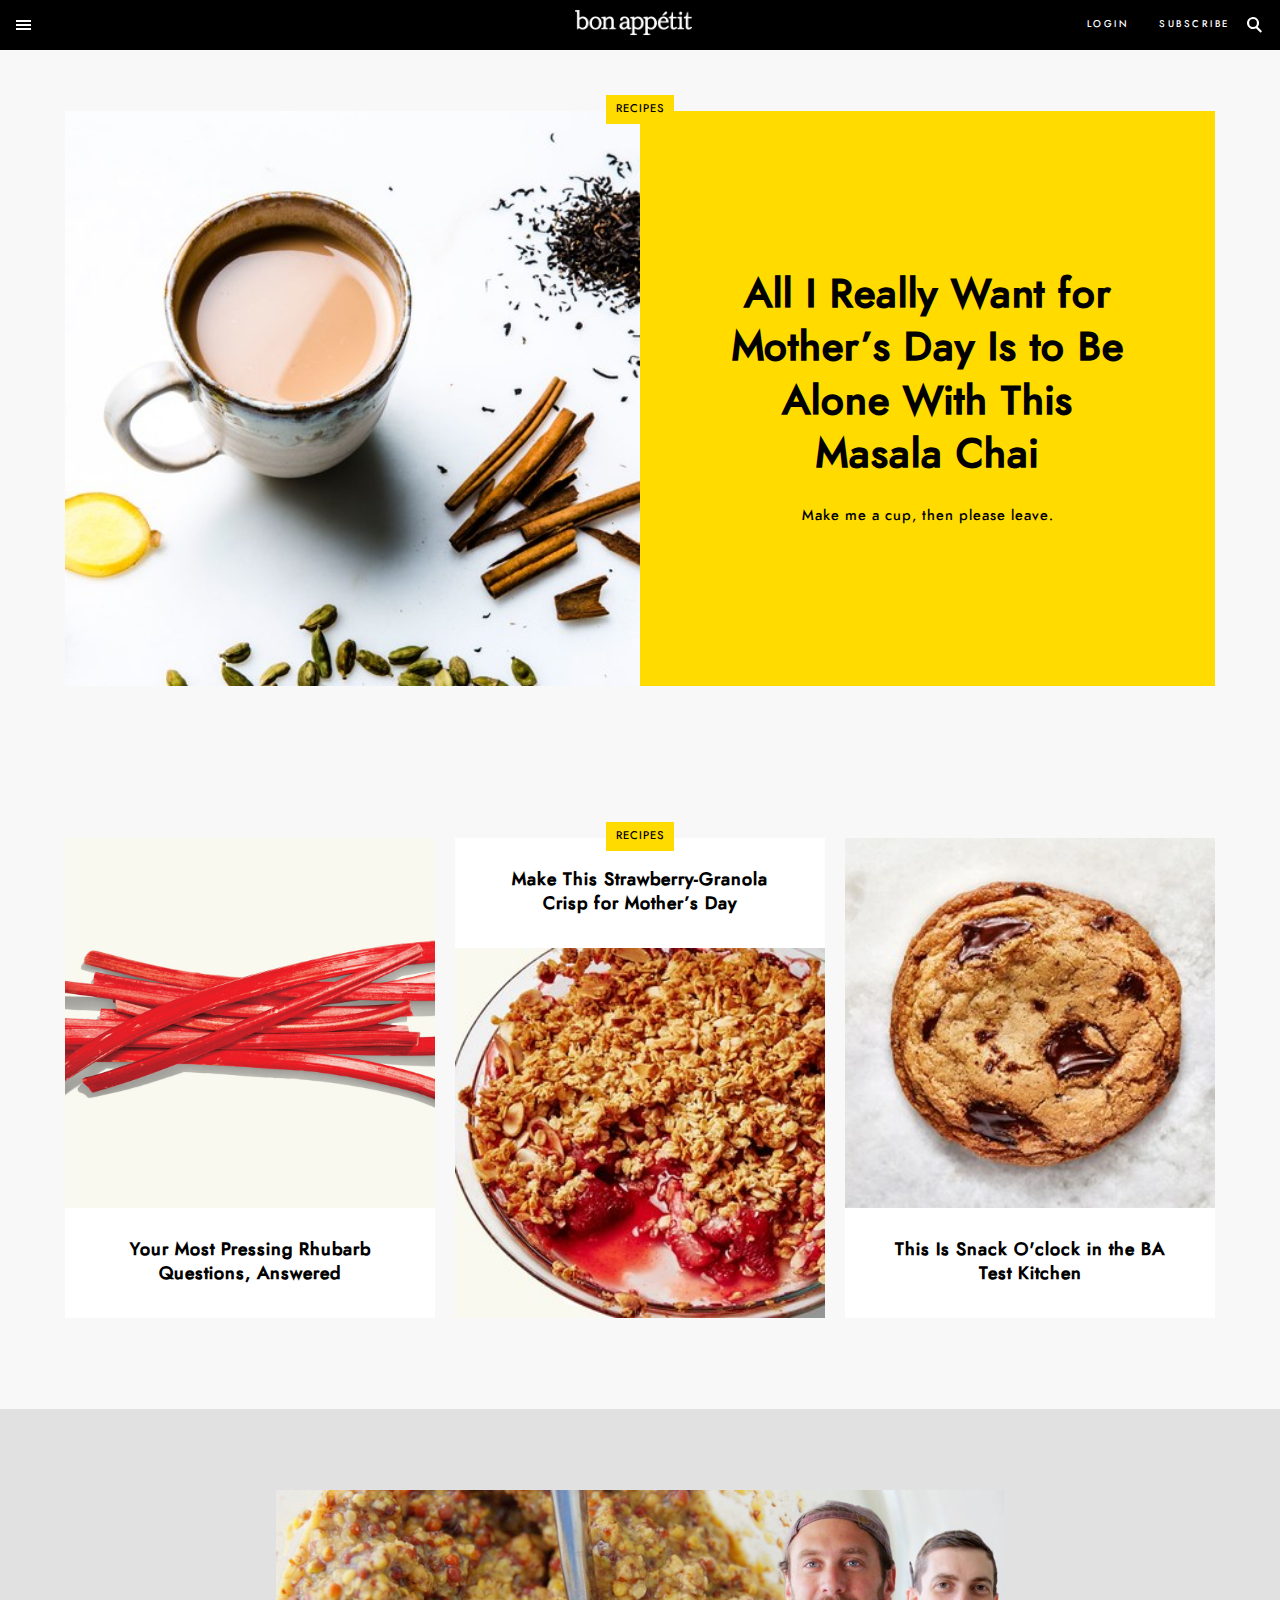
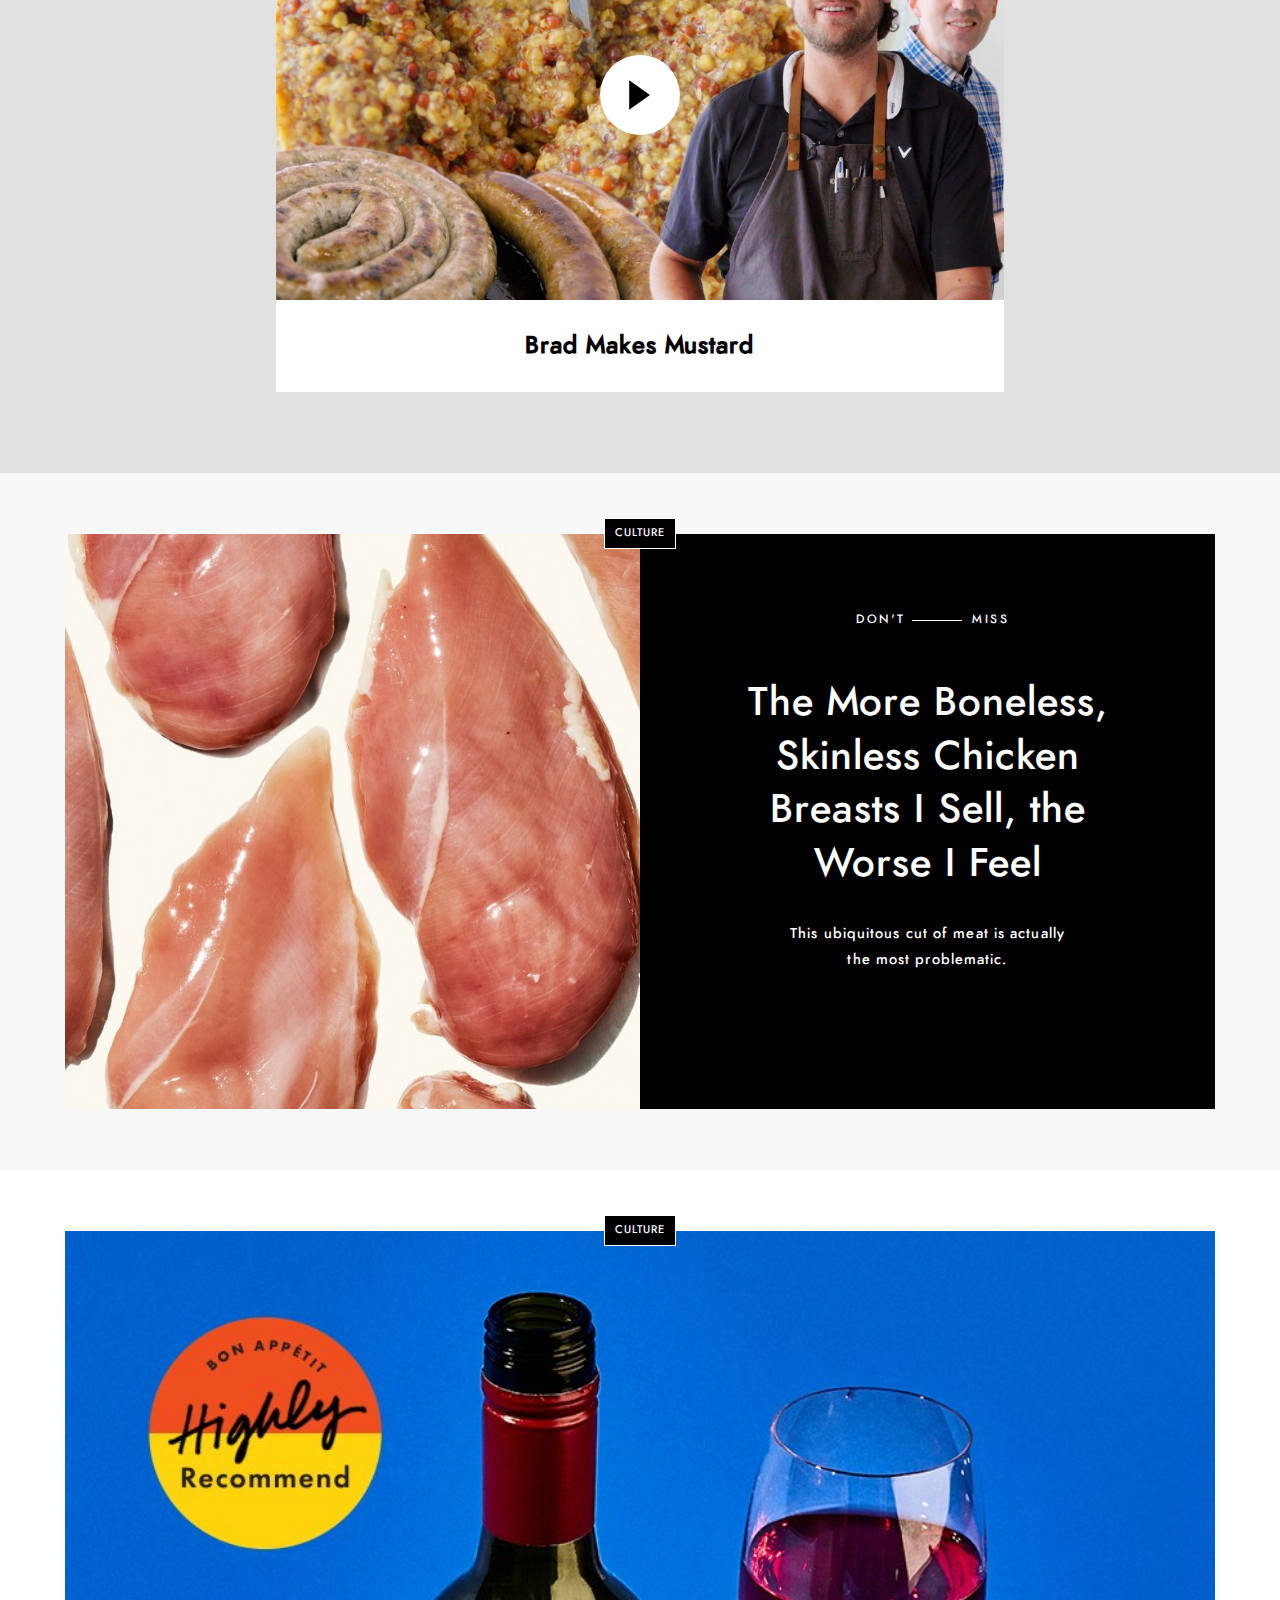
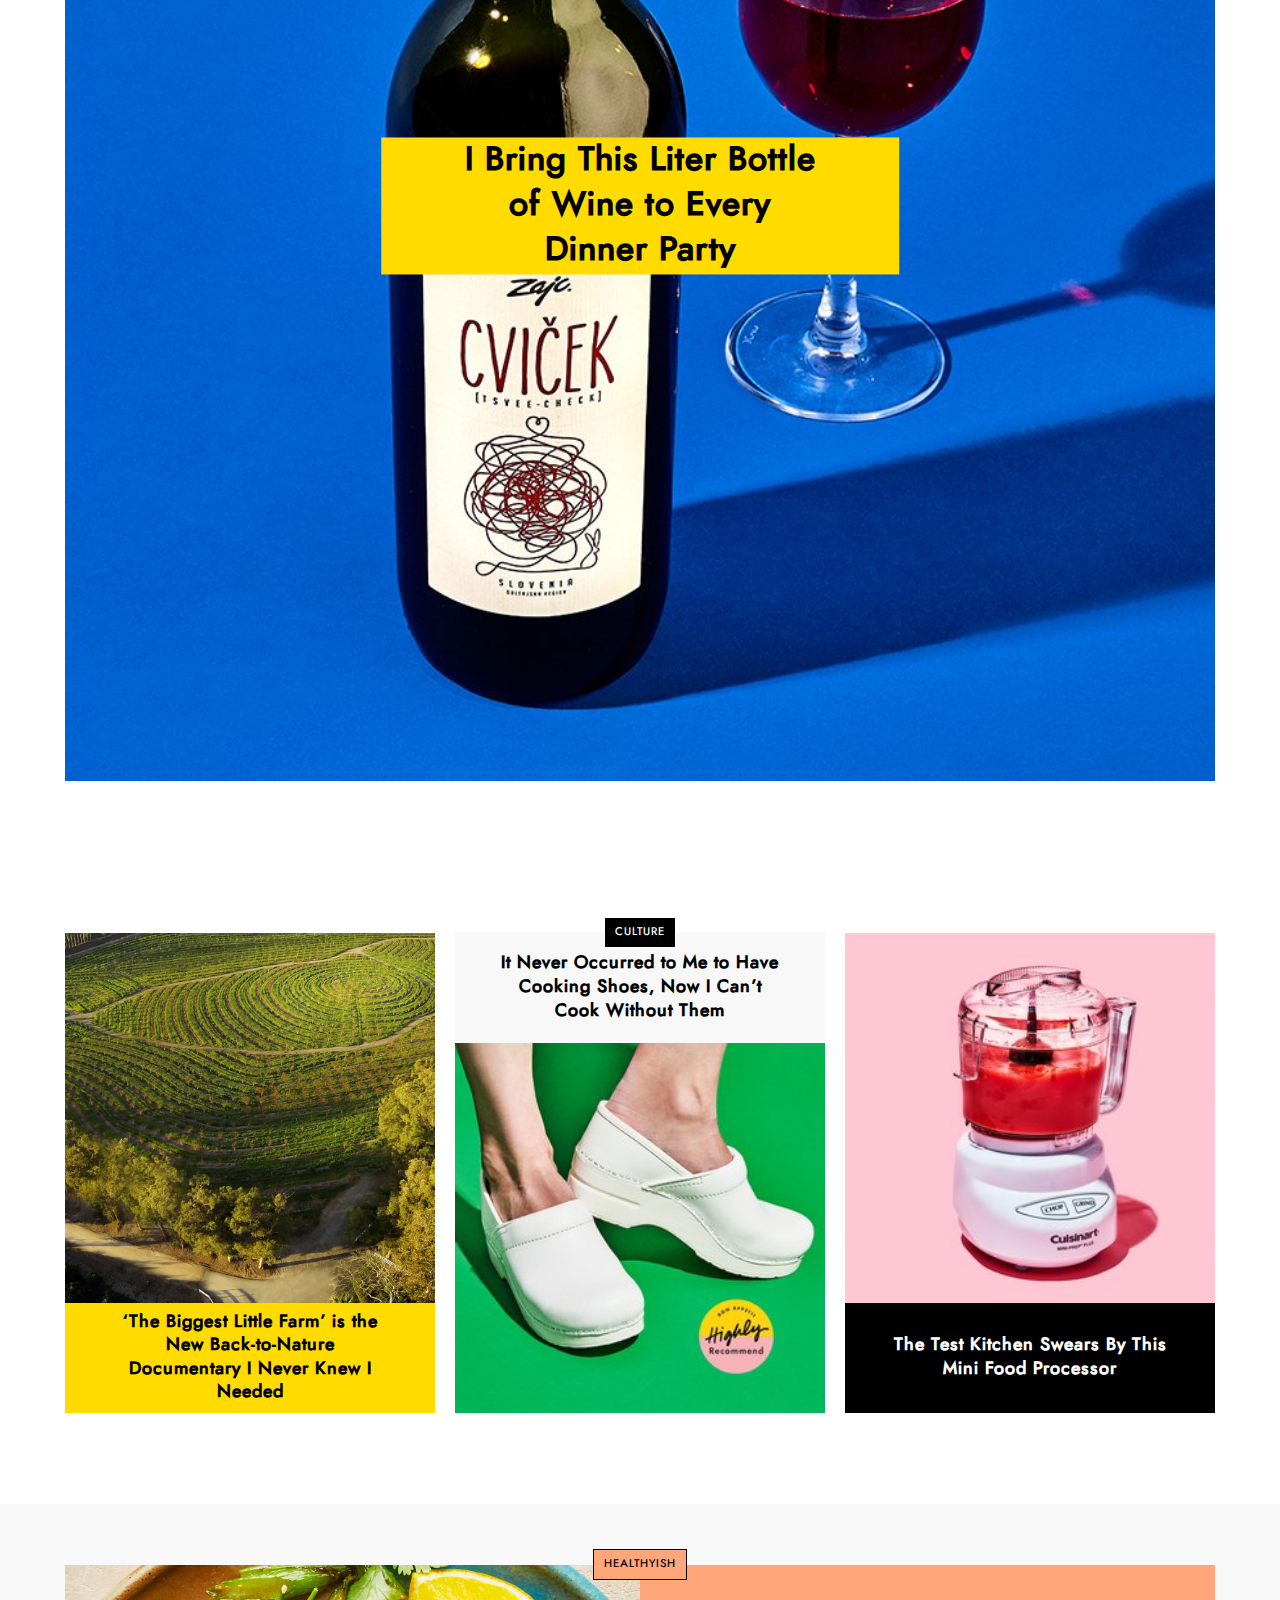
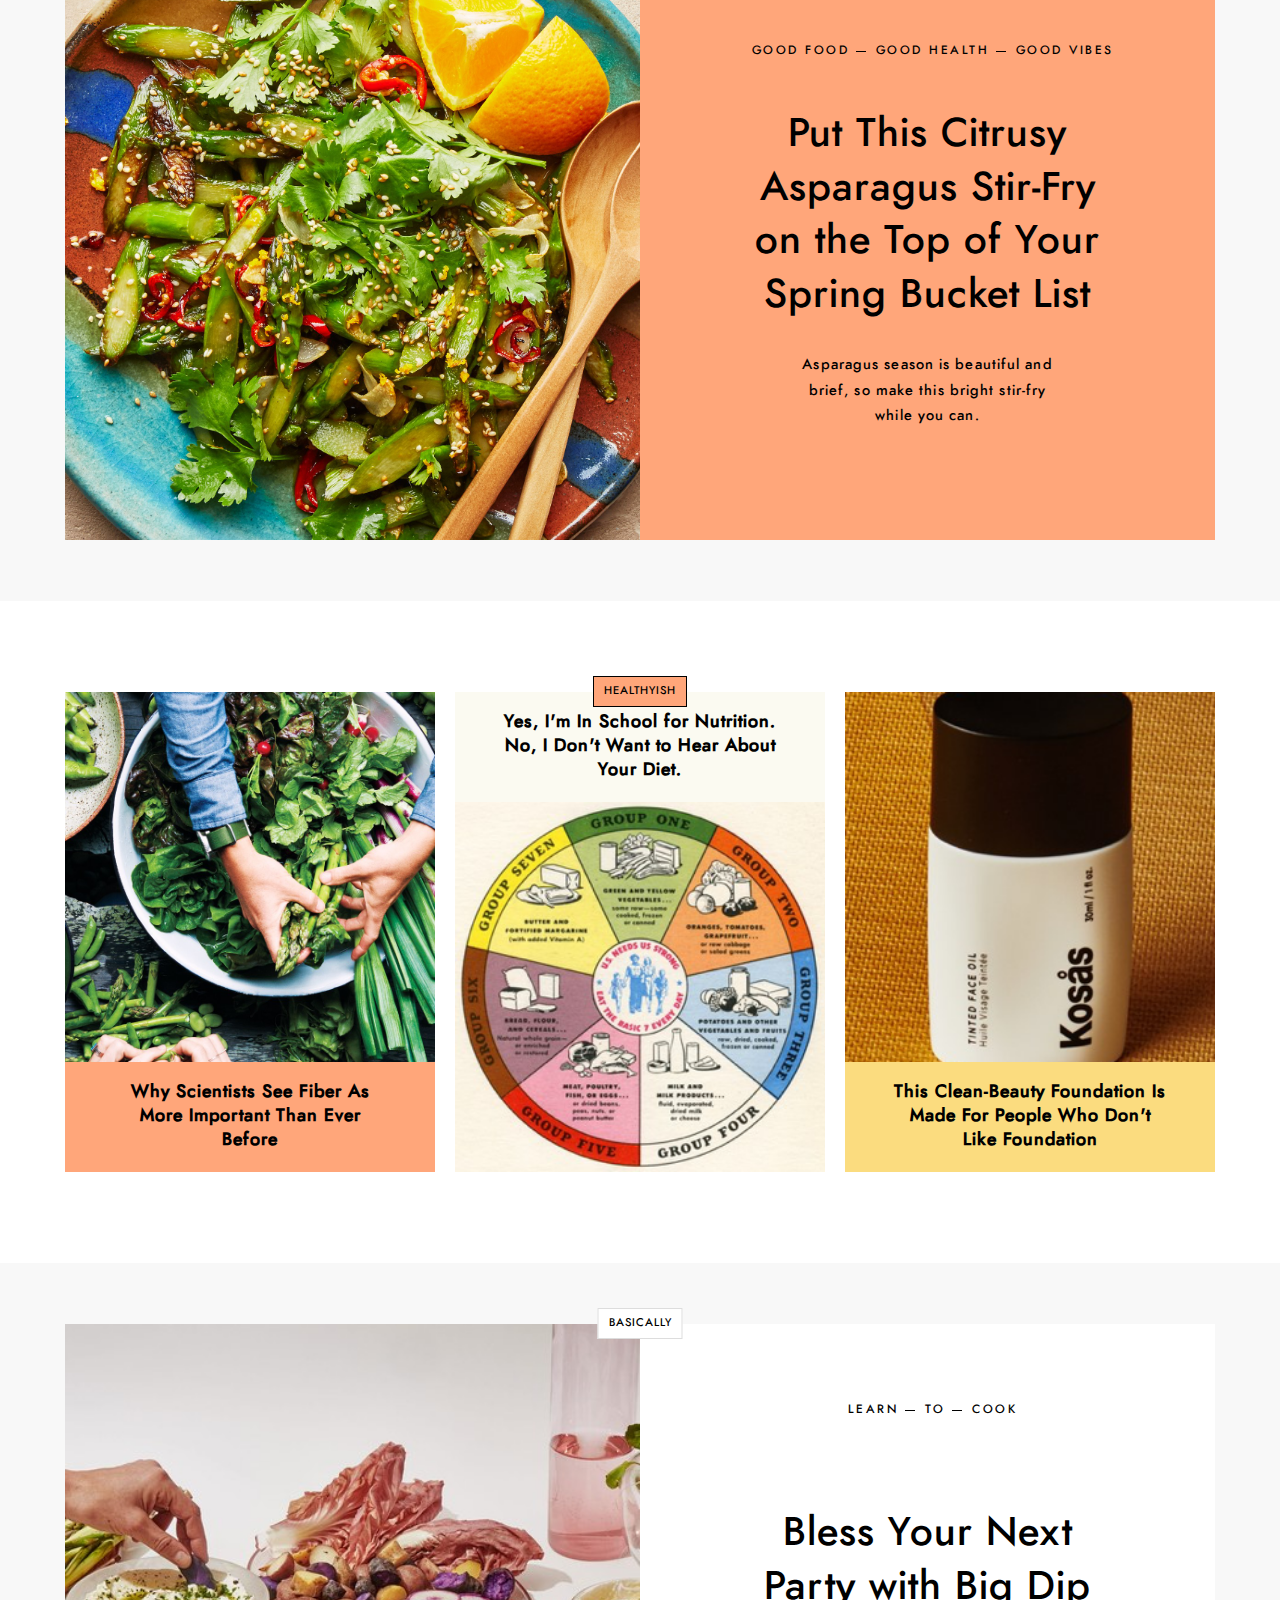
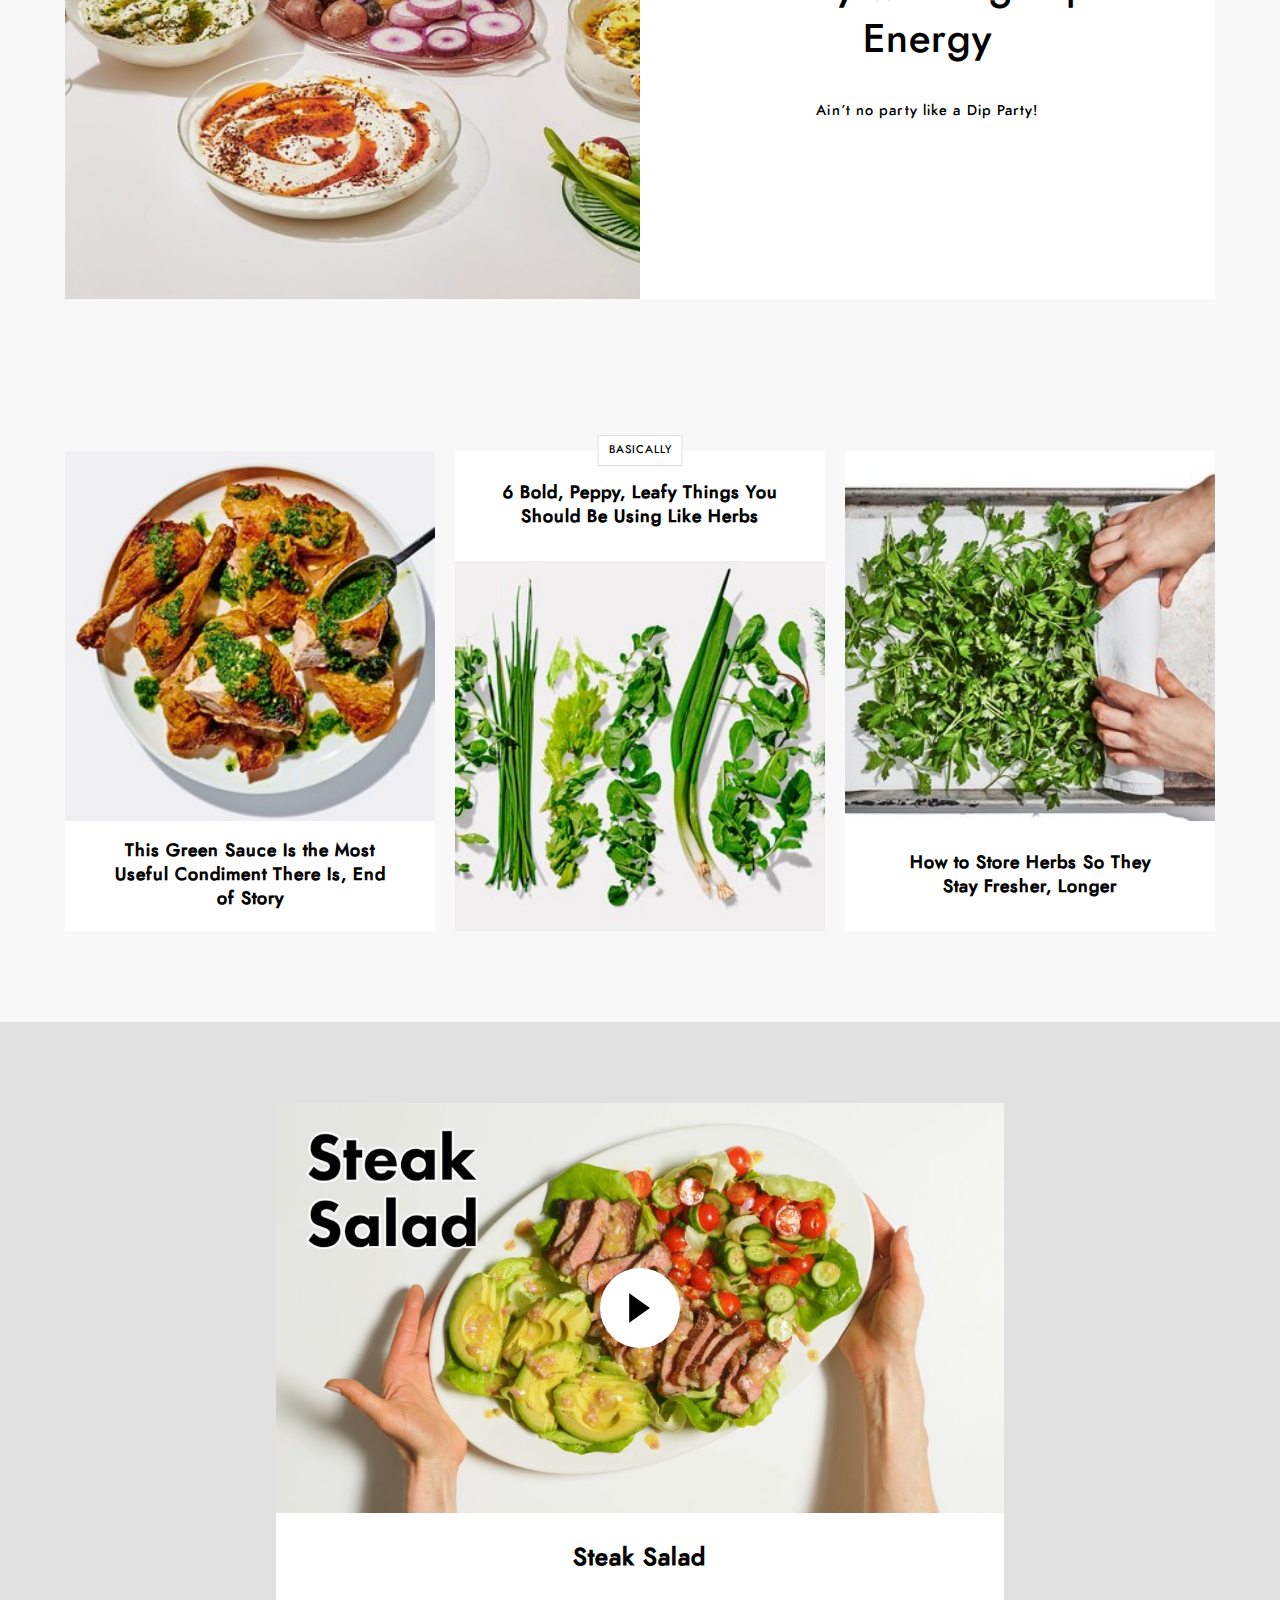
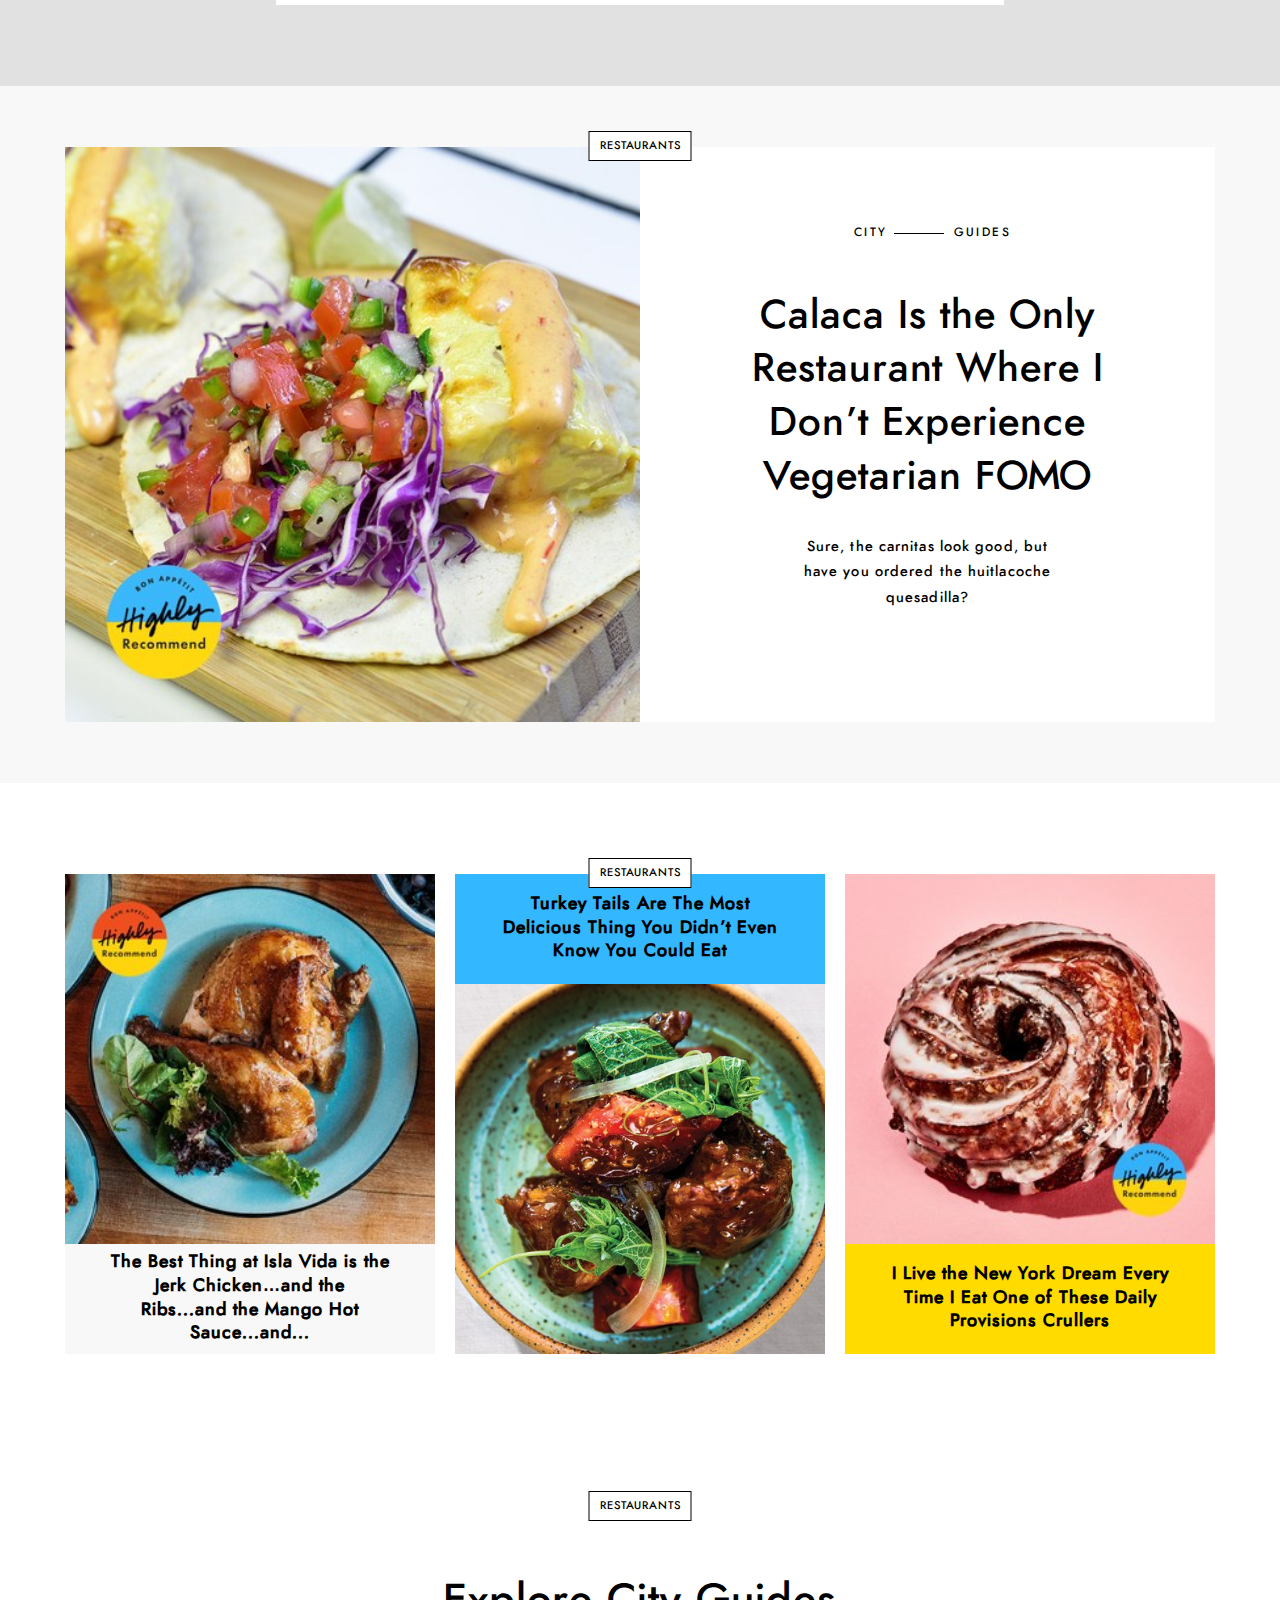
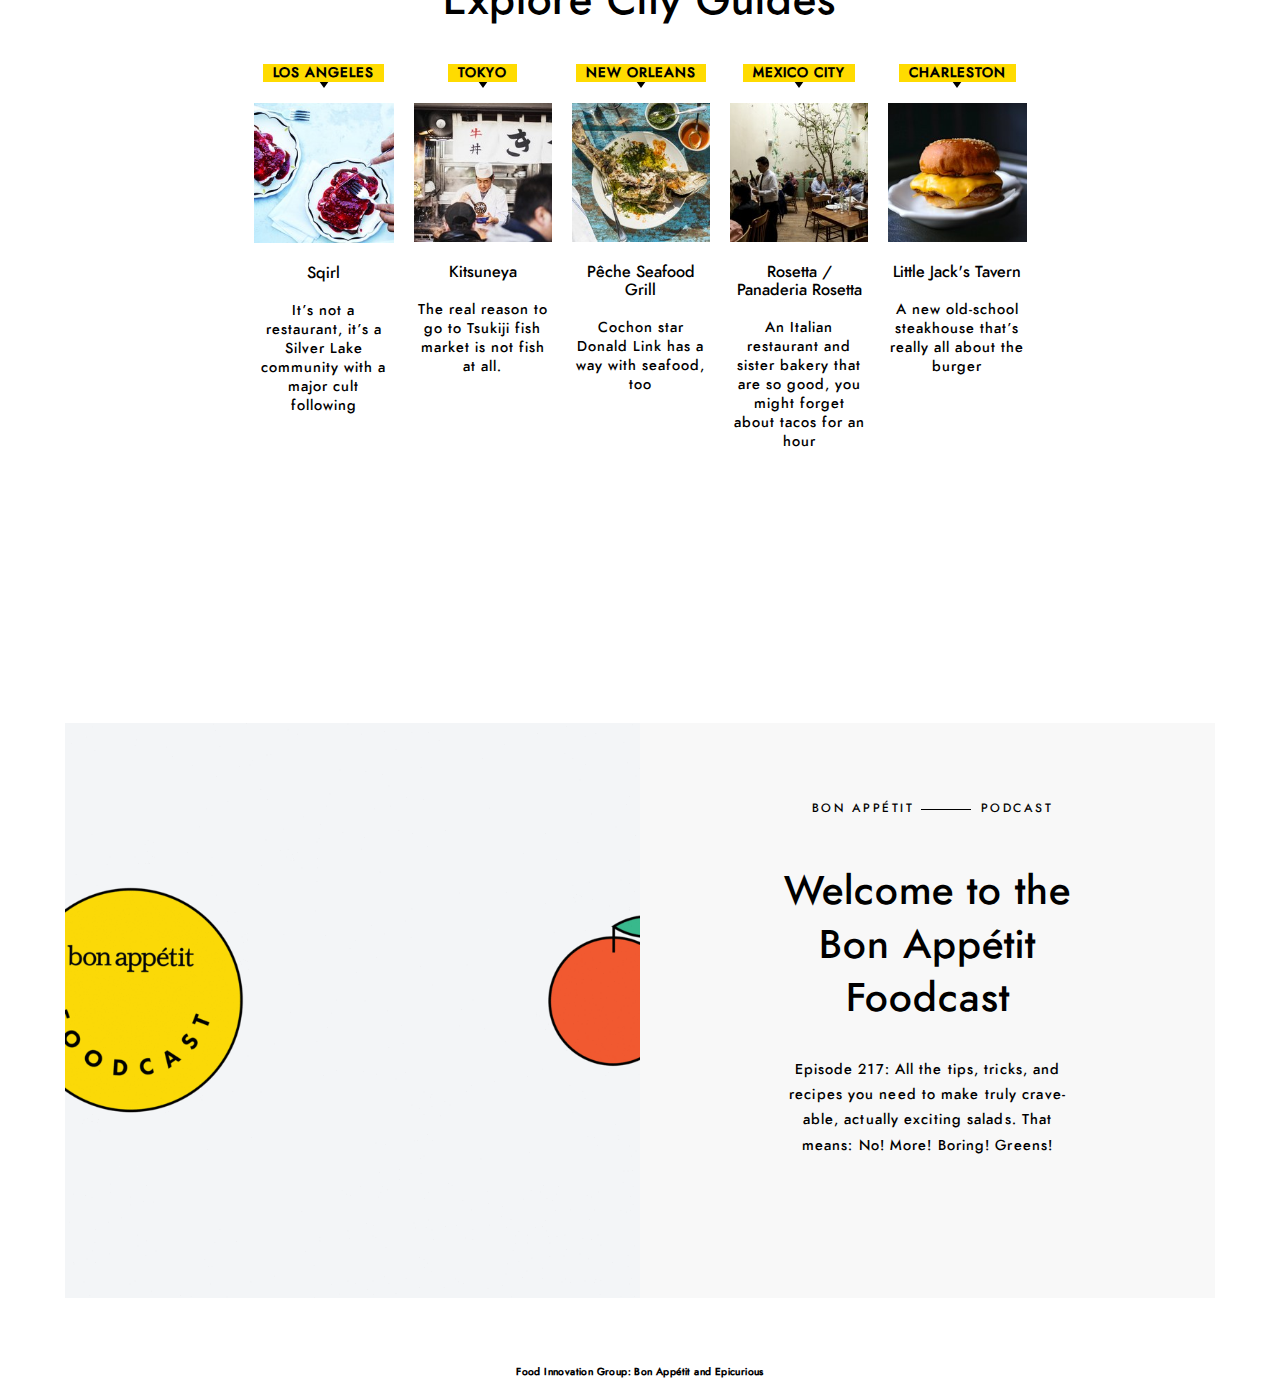
<file: index.html>
<!DOCTYPE html>
<html lang="en">
  <head>
    <meta charset="utf-8">
    <meta http-equiv="X-UA-Compatible" content="IE=edge">
    <meta name="viewport" content="width=device-width, initial-scale=1">
    <title>Bon Appetit Magazine</title>
    <link rel="stylesheet" type="text/css" href="css/normalize.css">
    <link rel="stylesheet" type="text/css" href="css/main.css" />
    <link rel="stylesheet" type="text/css" href="css/mediaQueriesMain.css" />
    <link rel="shortcut icon" href="ba.ico" type="image/x-icon">
  </head>
  
  <body>
    <nav class="section-nav">
      <div class="nav-row1">
        <div class="nav-row1-col1">
          <div class="hamburger-container" onclick="openMenu()">
            <div class="hamburger-row1"></div>
            <div class="hamburger-row2"></div>
            <div class="hamburger-row3"></div>
          </div>
        </div>
        <div class="nav-row1-col2">
          <a href="index.html">
            <img class="nav-logo" src="img/bonappetit_white.png" alt="bon appetit logo" />
          </a>
        </div>
        <div class="nav-row1-col3">
          <span class="nav-row1-col3-cola">
            <a href="">LOGIN</a>
          </span>
          <span class="nav-row1-col3-colb">
            <a href="#">SUBSCRIBE</a>
          </span>
          <div class="nav-row1-col3-colc">
            <div class="search-container">
              <svg xmlns="http://www.w3.org/2000/svg" width="15" height="16" viewBox="0 0 15 16" data-reactid="112">
                <path fill="#FFF" d="M10.643 9.85L15 14.207l-1.5 1.5-4.484-4.483a6.013 6.013 0 1 1 1.627-1.374zm-4.63.054a3.89 3.89 0 1 0 0-7.782 3.89 3.89 0 0 0 0 7.782z" data-reactid="113"></path>
              </svg>
            </div>
          </div>
        </div>
      </div>
    </nav>
    
    <main class="main-container">
      <section class="section section-2col section-recipe1">
        <div class="recipe1-row1 two-col-row1">
          <div class="header recipe-header">RECIPES</div>
          <div class="recipe1-row1-col1 twocol-col1">
            <a class="recipe1-image-container" href="#">
              <img class="img recipe1-img1" src="img/bas-best-masala-chai.jpg" alt="masala chai tea">
            </a>
          </div>
          <div class="recipe1-row1-col2 twocol-col2">
            <div class="text-container text-container-2col recipe1-text-container">
              <div class="innerbox recipe1-text-innerbox">
              <a class="text-link recipe1-text-link" href="leek-tark.html">
                <h1 class="title recipe1-title">All I Really Want for Mother’s Day Is to Be Alone With This Masala Chai</h1>
                <p class="blurb recipe1-blurb">Make me a cup, then please leave.</p>
              </a>
              </div>
            </div>
          </div>
        </div>
      </section>
      
      <section class="section section-3col section-recipe2">
        <div class="recipe2-row1 three-col-row1">
          <div class="header recipe-header">RECIPES</div>
          <div class="recipe2-row1-col1 threecol-col1">
            <a class="recipe2-image-container" href="rhubarb.html">
              <img class="img recipe2-img1" src="img/rhubarb.jpg" alt="rhubarb" />
            </a>
            <div class="text-container threecol-text-container recipe2-text-container">
              <div class="innerbox threecol-innerbox recipe2-text-innerbox">
                <a class="text-link threecol-text-link recipe2-text-link" href="rhubarb.html">
                  <h1 class="title threecol-title recipe2-title">Your Most Pressing Rhubarb Questions, Answered</h1>
                </a>
              </div>
            </div>
          </div>
          
          <div class="recipe2-row1-col2 threecol-col2">
            <div class="text-container threecol-text-container recipe2-text-container">
              <div class="innerbox threecol-innerbox recipe2-text-innerbox">
                <a class="text-link threecol-text-link recipe2-text-link" href="#">
                  <h1 class="title threecol-title recipe2-title">Make This Strawberry-Granola Crisp for Mother’s Day</h1>
                </a>
              </div>
            </div>
            <a class="recipe2-image-container" href="#">
              <img class="img recipe-img2" src="img/strawberry-granola-crip.jpg" alt="strawberry granola crisp" />
            </a>
          </div>
          
          <div class="recipe2-row1-col3 threecol-col3">
            <a class="recipe2-image-container" href="rice.html">
              <img class="img recipe-img3" src="img/chocolate-chip-cookie.jpg" alt="chocolate chip cookie" />
            </a>
            <div class="text-container threecol-text-container recipe2-text-container">
              <div class="innerbox threecol-innerbox recipe2-text-innerbox">
                <a class="text-link threecol-text-link recipe2-text-link" href="rice.html">
                  <h1 class="title threecol-title recipe2-title">This Is Snack O'clock in the BA Test Kitchen</h1>
                </a>
              </div>
            </div>
          </div>
        </div>
      </section>
      
      <section class="section section-video">
        <div class="video-container">
          <div class="video-row1" onclick="startVideo(1)">
            <img class="video1-tn" src="img/bonappetit_brad-makes-mustard.jpg" alt="Brad makes mustard" />
            <div class="play-button play-button1"><img src="img/play.svg" alt="play button"/></div>
            <div class="video1-box video1-box-off">
              <video class="video1 video1-off" loop="" muted="" autoplay="" playsinline="" poster="https://dcdcsl55x0411.cloudfront.net/5ba2e64a8c1abc0549000014/posters/animation_still.jpg">
                <source src="https://dcdcsl55x0411.cloudfront.net/5ba2e64a8c1abc0549000014/animation-low.mp4" type="video/mp4">
                <source src="https://dcdcsl55x0411.cloudfront.net/5ba2e64a8c1abc0549000014/animation-low.webm" type="video/webm">
              </video>
            </div>
          </div>
          <div class="video-row2">
            <div class="text-container video-text-container">
              <div class="innerbox video-text-innerbox">
                <a class="text-link video-text-link" href="https://video.bonappetit.com/watch/brad-makes-mustard">
                  <h1 class="title video-title">Brad Makes Mustard</h1>
                </a>
              </div>
            </div>
          </div>
        </div>
      </section>
      
      <section class="section section-2col section-culture-p">
        <div class="culture-p-row1 two-col-row1">
          <div class="header culture-header">CULTURE</div>
          
          <div class="culture-p-row1-col1 twocol-col1">
            <a class="culture-p-row1-image-container" href="#">
              <img class="img culture-p-img1" src="img/chicken-breast-Big.jpg" alt="chicken breast" />
            </a>
          </div>
          <div class="culture-p-row1-col2 twocol-col2">
            <div class="text-container twocol-text-container culture-p-text-container">
              <div class="line-container twocol-line-container culture-p-line-container">
                <h2 class="line culture-p-line">DON'T </h2><h2 class="line2 culture-p-line2">MISS</h2>
              </div>
              <div class="innerbox twocol-innerbox culture-p-text-innerbox">
                <a class="text-link twocol-text-link culture-p-text-link" href="#">
                  <h1 class="title twocol-title culture-p-title">The More Boneless, Skinless Chicken Breasts I Sell, the Worse I Feel</h1>
                  <p class="blurb twocol-blurb culture-p-blurb">This ubiquitous cut of meat is actually the most problematic.</p>
                </a>
              </div>
            </div>
          </div>
        </div>
      </section>
      
      <section class="section section-1col section-culture-f">
        <div class="culture-f-row1 one-col-row1">
          <div class="header culture-header">CULTURE</div>
          <div class="culture-f-row1-col1 onecol-col1">
            <a class="text-link culture-f-text-link" href="#">
              <img class="img culture-f-img1" src="img/HR-cvivek-sq.jpg" alt="cvivek wine" />
              <div class="text-container culture-f-text-container">
                <h1 class="title culture-f-title">I Bring This Liter Bottle <br>of Wine to Every <br>Dinner Party</h1>
              </div>
            </a>
          </div>
        </div>
      </section>
      
      <section class="section section-3col section-culture-mp">  
        <div class="culture-mp-row1 three-col-row1">
          <div class="header culture-header">CULTURE</div>
          
          <div class="culture-mp-row1-col1 threecol-col1">
            <a class="culture-mp-image-container" href="#">
              <img class="img culture-mp-img1" src="img/biggest-little-farm-1-lg.jpg" alt="biggest little farm" />
            </a>
            <div class="text-container threecol-text-container culture-mp-text-container culture-mp-text-container1">
              <div class="innerbox threecol-innerbox culture-mp-innerbox">
                <a class="text-link threecol-text-link culture-mp-text-link" href="#">
                  <h1 class="title threecol-title culture-mp-title">‘The Biggest Little Farm’ is the New Back-to-Nature Documentary I Never Knew I Needed</h1>
                </a>
              </div>
            </div>
          </div>
          
          <div class="culture-mp-row1-col2 threecol-col2">
            <div class="text-container threecol-text-container culture-mp-text-container culture-mp-text-container2">
              <div class="innerbox threecol-innerbox culture-mp-innerbox">
                <a class="text-link threecol-text-link culture-mp-text-link" href="#">
                  <h1 class="title threecol-title culture-mp-title">It Never Occurred to Me to Have Cooking Shoes, Now I Can’t Cook Without Them</h1>
                </a>
              </div>
            </div>
            <a class="culture-mp-image-container" href="#">
              <img class="img culture-mp-img2" src="img/HR-clogs.jpg" alt="hr clogs" />
            </a>
          </div>
          
          <div class="culture-mp-row1-col3 threecol-col3">
            <a class="culture-mp-image-container" href="#">
              <img class="img culture-mp-img3" src="img/mini-food-processor-hr.jpg" alt="Mini Food Processor" />
            </a>
            <div class="text-container threecol-text-container culture-mp-text-container culture-mp-text-container3">
              <div class="innerbox threecol-innerbox culture-mp-innerbox">
                <a class="text-link threecol-text-link culture-mp-text-link" href="#">
                  <h1 class="title threecol-title culture-mp-title">The Test Kitchen Swears By This Mini Food Processor</h1>
                </a>
              </div>
            </div>
          </div>
        </div>
      </section>
      
      <section class="section section-2col section-healthy1">
        <div class="healthy1-row1 two-col-row1">
          <div class="header healthy1-header">HEALTHYISH</div>
          
          <div class="healthy1-row1-col1 twocol-col1">
            <a class="healthy1-row1-image-container" href="#">
              <img class="img healthy1-img1" src="img/HLY-Asparagus-Horizontal.jpg" alt="vertical asparagus" />
            </a>
          </div>
          <div class="healthy1-row1-col2 twocol-col2">
            <div class="text-container twocol-text-container healthy1-text-container">
              <div class="line-container twocol-line-container healthy1-line-container">
                <h2 class="line healthy1-line">GOOD FOOD </h2><h2 class="line healthy1-line">GOOD HEALTH </h2><h2 class="line2 healthy1-line2">GOOD VIBES</h2>
              </div>
              <div class="innerbox twocol-innerbox healthy1-text-innerbox">
                <a class="text-link twocol-text-link healthy1-text-link" href="#">
                  <h1 class="title twocol-title healthy1-title">Put This Citrusy Asparagus Stir-Fry on the Top of Your Spring Bucket List</h1>
                  <p class="blurb twocol-blurb healthy1-blurb">Asparagus season is beautiful and brief, so make this bright stir-fry while you can.</p>
                </a>
              </div>
            </div>
          </div>
        </div>
      </section>
      
      <section class="section section-3col section-healthy2">
        <div class="healthy2-row1 three-col-row1">
          <div class="header healthy2-header">HEALTHYISH</div>
          
          <div class="healthy2-row1-col1 threecol-col1">
            <a class="healthy2-image-container" href="#">
              <img class="img healthy2-img1" src="img/HLY-Fiber-1-Big.jpg" alt="bowl of green veggies" />
            </a>
            <div class="text-container threecol-text-container healthy2-text-container healthy2-text-container1">
              <div class="innerbox threecol-innerbox healthy2-text-innerbox">
                <a class="text-link threecol-text-link healthy2-text-link" href="#">
                  <h1 class="title threecol-title healthy2-title">Why Scientists See Fiber As More Important Than Ever Before</h1>
                </a>
              </div>
            </div>
          </div>
          
          <div class="healthy2-row1-col2 threecol-col2">
            <div class="text-container threecol-text-container healthy2-text-container healthy2-text-container2">
              <div class="innerbox threecol-innerbox healthy2-text-innerbox">
                <a class="text-link threecol-text-link healthy2-text-link" href="#">
                  <h1 class="title threecol-title healthy2-title">Yes, I'm In School for Nutrition. No, I Don't Want to Hear About Your Diet.</h1>
                </a>
              </div>
            </div>
            <a class="healthy2-image-container" href="#">
              <img class="img healthy2-img2" src="img/HLY-nutrition-school-sq.png" alt="food group wheel" />
            </a>
          </div>
          
          <div class="healthy2-row1-col3 threecol-col3">
            <a class="healthy2-image-container" href="#">
              <img class="img healthy2-img3" src="img/20190416-STAFF-HEADSHOTS4817-sq.png" alt="Kosas Beauty Foundation" />
            </a>
            <div class="text-container threecol-text-container healthy2-text-container healthy2-text-container3">
              <div class="innerbox threecol-innerbox healthy2-text-innerbox">
                <a class="text-link threecol-text-link healthy2-text-link" href="#">
                  <h1 class="title threecol-title healthy2-title">This Clean-Beauty Foundation Is Made For People Who Don't Like Foundation</h1>
                </a>
              </div>
            </div>
          </div>
        </div>
      </section> 
      
      <section class="section section-2col section-basic">
        <div class="basic-row1 two-col-row1">
          <div class="header basic-header">BASICALLY</div>
          
          <div class="basic-row1-col1 twocol-col1">
            <a class="basic-row1-image-container" href="#">
              <img class="img basic-img1" src="img/Basically-Party-Tricks-Dips-01.jpg" alt="party finger foods">
            </a>
          </div>
          <div class="basic-row1-col2 twocol-col2">
            <div class="text-container twocol-text-container basic-text-container">
              <div class="line-container twocol-line-container basic-line-container">
                <h2 class="line basic-line">LEARN </h2><h2 class="line basic-line">TO </h2><h2 class="line2 basic-line2">COOK</h2>
              </div>
              <div class="innerbox twocol-innerbox basic-text-innerbox">
                <a class="text-link twocol-text-link basic-text-link" href="#">
                  <h1 class="title twocol-title basic-title">Bless Your Next Party with Big Dip Energy</h1>
                  <p class="blurb twocol-blurb basic-blurb">Ain’t no party like a Dip Party!</p>
                </a>
              </div>
            </div>
          </div>
        </div>
      </section>
      
      <section class="section section-3col section-basic2">
        <div class="basic2-row1 three-col-row1">
          <div class="header basic-header">BASICALLY</div>
          
          <div class="basic2-row1-col1 threecol-col1">
            <a class="basic2-image-container" href="#">
              <img class="img basic2-img1" src="img/Salsa-Verde-Recipe-01.jpg" alt="salsa verde" />
            </a>
            <div class="text-container threecol-text-container basic2-text-container">
              <div class="innerbox threecol-innerbox basic2-text-innerbox">
                <a class="text-link threecol-text-link basic2-text-link" href="#">
                  <h1 class="title threecol-title basic2-title">This Green Sauce Is the Most Useful Condiment There Is, End of Story</h1>
                </a>
              </div>
            </div>
          </div>
          
          <div class="basic2-row1-col2 threecol-col2">
            <div class="text-container threecol-text-container basic2-text-container">
              <div class="innerbox threecol-innerbox basic2-text-innerbox">
                <a class="text-link threecol-text-link basic2-text-link" href="#">
                  <h1 class="title threecol-title basic2-title">6 Bold, Peppy, Leafy Things You Should Be Using Like Herbs</h1>
                </a>
              </div>
            </div>
            <a class="basic2-image-container" href="#">
              <img class="img basic2-img2" src="img/Basically-Non-Herbs-01.jpg" alt="non herb veggies" />
            </a>
          </div>
          
          <div class="basic2-row1-col3 threecol-col3">
            <a class="basic2-image-container" href="#">
              <img class="img basic2-img3" src="img/cleaning-herbs-lede-image.jpg" alt="herbs being stored away" />
            </a>
            <div class="text-container threecol-text-container basic2-text-container">
              <div class="innerbox threecol-innerbox basic2-text-innerbox">
                <a class="text-link threecol-text-link basic2-text-link" href="#">
                  <h1 class="title threecol-title basic2-title">How to Store Herbs So They Stay Fresher, Longer</h1>
                </a>
              </div>
            </div>
          </div>
        </div>
      </section>
      
      <section class="section section-video">
        <div class="video-container">
          <div class="video-row1" onclick="startVideo(2)">
            <img class="video2-tn" src="img/bonappetit_steak-salad.jpg" alt="steak salad" />
            <div class="play-button play-button2"><img src="img/play.svg" alt="play button"/></div>
            <div class="video2-box video2-box-off">
              <video class="video2 video2-off" loop="" muted="" autoplay="" playsinline="" poster="https://dcdcsl55x0411.cloudfront.net/5b9959c6625710143900001c/posters/animation_still.jpg">
                <source src="https://dcdcsl55x0411.cloudfront.net/5b9959c6625710143900001c/animation-low.mp4" type="video/mp4">
                <source src="https://dcdcsl55x0411.cloudfront.net/5b9959c6625710143900001c/animation-low.webm" type="video/webm">
              </video>
            </div>
          </div>
          <div class="video-row2">
            <div class="text-container video-text-container">
              <div class="innerbox video-text-innerbox">
                <a class="text-link video-text-link" href="https://video.bonappetit.com/watch/steak-salad">
                  <h1 class="title video-title">Steak Salad</h1>
                </a>
              </div>
            </div>
          </div>
        </div>
      </section>
      
      <section class="section section-2col section-restaurant">
        <div class="restaurant-row1 two-col-row1">
          <div class="header restaurant-header">RESTAURANTS</div>
          
          <div class="restaurant-row1-col1 twocol-col1">
            <a class="restaurant-image-container" href="#">
              <img class="img restaurant-img1" src="img/HR-Calaca.jpg" alt="taco" />
            </a>
          </div>
          <div class="restaurant-row1-col2 twocol-col2">
            <div class="text-container twocol-text-container restaurant-text-container">
              <div class="line-container twocol-line-container restaurant-line-container">
                <h2 class="line restaurant-line">CITY </h2><h2 class="line2 restaurant-line2">GUIDES</h2>
              </div>
              <div class="innerbox twocol-innerbox restaurant-text-innerbox">
                <a class="text-link twocol-text-link restaurant-text-link" href="#">
                  <h1 class="title twocol-title restaurant-title">Calaca Is the Only Restaurant Where I Don’t Experience Vegetarian FOMO</h1>
                  <p class="blurb twocol-blurb restaurant-blurb">Sure, the carnitas look good, but have you ordered the huitlacoche quesadilla?</p>
                </a>
              </div>
            </div>
          </div>
        </div>
      </section>
      
      <section class="section section-3col section-restaurant2">
        <div class="restaurant2-row1 three-col-row1">
          <div class="header restaurant-header">RESTAURANTS</div>
          
          <div class="restaurant2-row1-col1 threecol-col1">
            <a class="restaurant2-row1-image-container" href="rice.html">
              <img class="img restaurant2-img1" src="img/HR-Jerk-Chicken.jpg" alt="jerk chicken" />
            </a>
            <div class="text-container threecol-text-container restaurant2-text-container restaurant2-text-container1">
              <div class="innerbox threecol-innerbox restaurant2-text-innerbox">
                <a class="text-link threecol-text-link restaurant2-text-link" href="#">
                  <h1 class="title threecol-title restaurant2-title">The Best Thing at Isla Vida is the Jerk Chicken…and the Ribs...and the Mango Hot Sauce...and...</h1>
                </a>
              </div>
            </div>
          </div>
          
          <div class="restaurant2-row1-col2 threecol-col2">
            <div class="text-container threecol-text-container restaurant2-text-container restaurant2-text-container2">
              <div class="innerbox threecol-innerbox restaurant2-text-innerbox">
                <a class="text-link threecol-text-link restaurant2-text-link" href="#">
                  <h1 class="title threecol-title restaurant2-title">Turkey Tails Are The Most Delicious Thing You Didn’t Even Know You Could Eat</h1>
                </a>
              </div>
            </div>
            <a class="restaurant2-image-container" href="rice.html">
              <img class="img restaurant2-img2" src="img/dish-decoded-turkey-tails.jpg" alt="turkey tails" />
            </a>
          </div>
          
          <div class="restaurant2-row1-col3 threecol-col3">
            <a class="restaurant2-image-container" href="rice.html">
              <img class="img restaurant2-img3" src="img/HR-crueller.jpg" alt="crueller" />
            </a>
            <div class="text-container  threecol-text-container restaurant2-text-container restaurant2-text-container3">
              <div class="innerbox threecol-innerbox restaurant2-text-innerbox">
                <a class="text-link threecol-text-link restaurant2-text-link" href="#">
                  <h1 class="title threecol-title restaurant2-title">I Live the New York Dream Every Time I Eat One of These Daily Provisions Crullers</h1>
                </a>
              </div>
            </div>
          </div>
        </div>
      </section>
      
      <section class="section section-5col section-restaurant3">  
        <div class="restaurant3-row1 five-col-row1">
          <div class="header restaurant-header">RESTAURANTS</div>
          <a class="text-link fivecol-text-link restaurant3-text-link" href="#"><h2>Explore City Guides</h2></a>
          
          <div class="cities-container restaurant3-cities-container">  
            <div class="restaurant3-row1-col1 fivecol-col1">
              <a class="city" href="los-angeles.html">LOS ANGELES</a>
              <div class="triangle"></div>
              <a class="restaurant3-image-container" href="#">
                <img class="img restaurant3-img1" src="img/sqirl-jam-toast-los-angeles.jpg" alt="sqirl restaurant" />
              </a>
              <div class="text-container fivecol-text-container restaurant3-text-container">
                <a class="restaurant" href="#">Sqirl</a>
                <br>
                <br>
                <a class="text-link fivecol-text-link restaurant3-text-link" href="#">It’s not a restaurant, it’s a Silver Lake community with a major cult following</a>
              </div>
            </div>
            
            <div class="restaurant3-row1-col2 fivecol-col2">
              <a class="city" href="los-angeles.html">TOKYO</a>
              <div class="triangle"></div>
              <a class="restaurant3-image-container" href="#">
                <img class="img restaurant3-img2" src="img/Tokyo-City-Guide-Kitsuneya_1.jpg" alt="kitsuneya" />
              </a>
              <div class="text-container fivecol-text-container restaurant3-text-container">
                <a class="restaurant" href="#">Kitsuneya</a>
                <br>
                <br>
                <a class="text-link fivecol-text-link restaurant3-text-link" href="#">The real reason to go to Tsukiji fish market is not fish at all.</a>
              </div>
            </div>

            <div class="restaurant3-row1-col3 fivecol-col3">
              <a class="city" href="los-angeles.html">NEW ORLEANS</a>
              <div class="triangle"></div>
              <a class="restaurant3-image-container" href="#">
                <img class="img restaurant3-img3" src="img/peche_seafood.jpg" alt="peche seafood grill" />
              </a>
              <div class="text-container fivecol-text-container restaurant3-text-container">
                <a class="restaurant" href="#">Pêche Seafood Grill</a>
                <br>
                <br>
                <a class="text-link fivecol-text-link restaurant3-text-link" href="#">Cochon star Donald Link has a way with seafood, too</a>
              </div>
            </div>
            
            <div class="restaurant3-row1-col4 fivecol-col4">
              <a class="city" href="los-angeles.html">MEXICO CITY</a>
              <div class="triangle"></div>
              <a class="restaurant3-image-container" href="#">
                <img class="img restaurant3-img4" src="img/Rosetta_interior.jpg" alt="rosetta" />
              </a>
              <div class="text-container fivecol-text-container restaurant3-text-container">
                <a class="restaurant" href="#">Rosetta / Panaderia Rosetta</a>
                <br>
                <br>
                <a class="text-link fivecol-text-link restaurant3-text-link" href="#">An Italian restaurant and sister bakery that are so good, you might forget about tacos for an hour</a>
              </div>
            </div>
            
            <div class="restaurant3-row1-col5 fivecol-col5">
              <a class="city" href="los-angeles.html">CHARLESTON</a>
              <div class="triangle"></div>
              <a class="restaurant3-image-container" href="#">
                <img class="img restaurant3-img5" src="img/top%2050%20little%20jacks%20burger.jpg" alt="little jack burger" />
              </a>
              <div class="text-container fivecol-text-container restaurant3-text-container">
                <a class="restaurant" href="#">Little Jack's Tavern</a>
                <br>
                <br>
                <a class="text-link fivecol-text-link restaurant3-text-link" href="#">A new old-school steakhouse that’s really all about the burger</a>
              </div>
            </div>
            
          </div>
        </div>
      </section>
      
      <section class="section section-2col section-podcast">
        <div class="podcast-row1 two-col-row1">          
          <div class="podcast-row1-col1 twocol-col1">
            <a class="podcast-image-container" href="#">
              <img class="img podcast-img1" src="img/foodcast.gif" alt="foodcast animation">
            </a> 
          </div>
          <div class="podcast-row1-col2 twocol-col2">
            <div class="text-container twocol-text-container podcast-text-container">
              <div class="line-container twocol-line-container podcast-line-container">
                <h2 class="line podcast-line">BON APPÉTIT </h2><h2 class="line2 podcast-line2">PODCAST</h2>
              </div>
              <div class="innerbox twocol-innerbox podcast-text-innerbox">
                <a class="text-link twocol-text-link podcast-text-link" href="#">
                  <h1 class="title twocol-title podcast-title">Welcome to the Bon Appétit Foodcast</h1>
                  <p class="blurb twocol-blurb podcast-blurb">Episode 217: All the tips, tricks, and recipes you need to make truly crave-able, actually exciting salads. That means: No! More! Boring! Greens!</p>
                </a>
              </div>
            </div>
          </div>
        </div>
      </section>
      
      <footer class="section-tail-text">
        <h5 class="tail-text">Food Innovation Group: Bon Appétit and Epicurious</h5>
      </footer>
      

    </main>
    
    <aside class="aside-window">
      <div class="aside-top">
        <div class="aside-title">
          <div class="aside-close" onclick="closeMenu()">
            <img class="close-icon" src="img/close.png" alt="close icon" />
          </div>
          <div class="aside-logo-container">
            <a href="index.html"><img class="aside-logo" src="img/bonappetit.svg" alt="bon appetit logo"/></a>
          </div>
          <div class="aside-close"></div>
        </div>
        <ul class="aside-menu">
          <li class="mobile-menu aside-menu-item">
            <div class="subscribe"><a href="#">SUBSCRIBE</a></div>
            <div class="login"><a href="#">LOGIN</a></div>
          </li>
          <li class="aside-menu-item"><a href="#">RECIPES</a></li>
          <li class="aside-menu-item"><a href="#">CULTURE</a></li>
          <li class="aside-menu-item"><a href="#">RESTAURANTS</a></li>
          <li class="aside-menu-item"><a href="#">BASICALLY</a></li>
          <li class="aside-menu-item"><a href="healthyish.html">HEALTHYISH</a></li>
          <li class="aside-menu-item"><a href="#">HIGHLY RECOMMEND</a></li>
          <li class="aside-menu-item"><a href="#">PODCAST</a></li>
          <li class="aside-menu-item-last"><a href="#">VIDEOS</a></li>
        </ul>
      </div>
      <div class="aside-bottom">
        <div class="aside-container">
          <p>Subscribe to our newsletter</p>
          <form class="aside-newsletter">
            <input class="aside-email" type="email" placeholder="Enter email address..."/>
            <button class="aside-submit" type="submit">SIGN UP</button>
          </form>
          <p class="aside-privacy"><a href="#">Privacy</a> <span>and</span> <a href="#">user agreement</a></p>

          <div class="social-media">
            <a class="aside-social-links" href="https://www.facebook.com/bonappetitmag">
              <div class="aside-social-containers facebook">
                <img class="aside-social-img" src="img/fb.svg" alt="facebook"/>
              </div>
            </a>
            <a class="aside-social-links" href="https://instagram.com/bonappetitmag/">
              <div class="aside-social-containers instagram">
                <img class="aside-social-img" src="img/instagram.svg" alt="instagram"/>
              </div>
            </a>
            <a class="aside-social-links" href="https://twitter.com/bonappetit/">
              <div class="aside-social-containers twitter">
                <img class="aside-social-img" src="img/twitter.svg" alt="twitter"/>
              </div>
            </a>
            <a class="aside-social-links" href="https://www.pinterest.com/bonappetitmag/">
              <div class="aside-social-containers pinterest">
                <img class="aside-social-img" src="img/pinterest.svg" alt="pinterst"/>
              </div>
            </a>
            <a class="aside-social-links" href="https://www.youtube.com/channel/UCbpMy0Fg74eXXkvxJrtEn3w">
              <div class="aside-social-container-last youtube">
                <img class="aside-social-img" src="img/youtube.svg" alt="youtube"/>
              </div>
            </a>
          </div>
        </div>
      </div>
    </aside>
    
  <script src="https://ajax.googleapis.com/ajax/libs/jquery/3.3.1/jquery.min.js"></script>
  <script src="js/main.js"></script>
  </body>
</html>
</file>
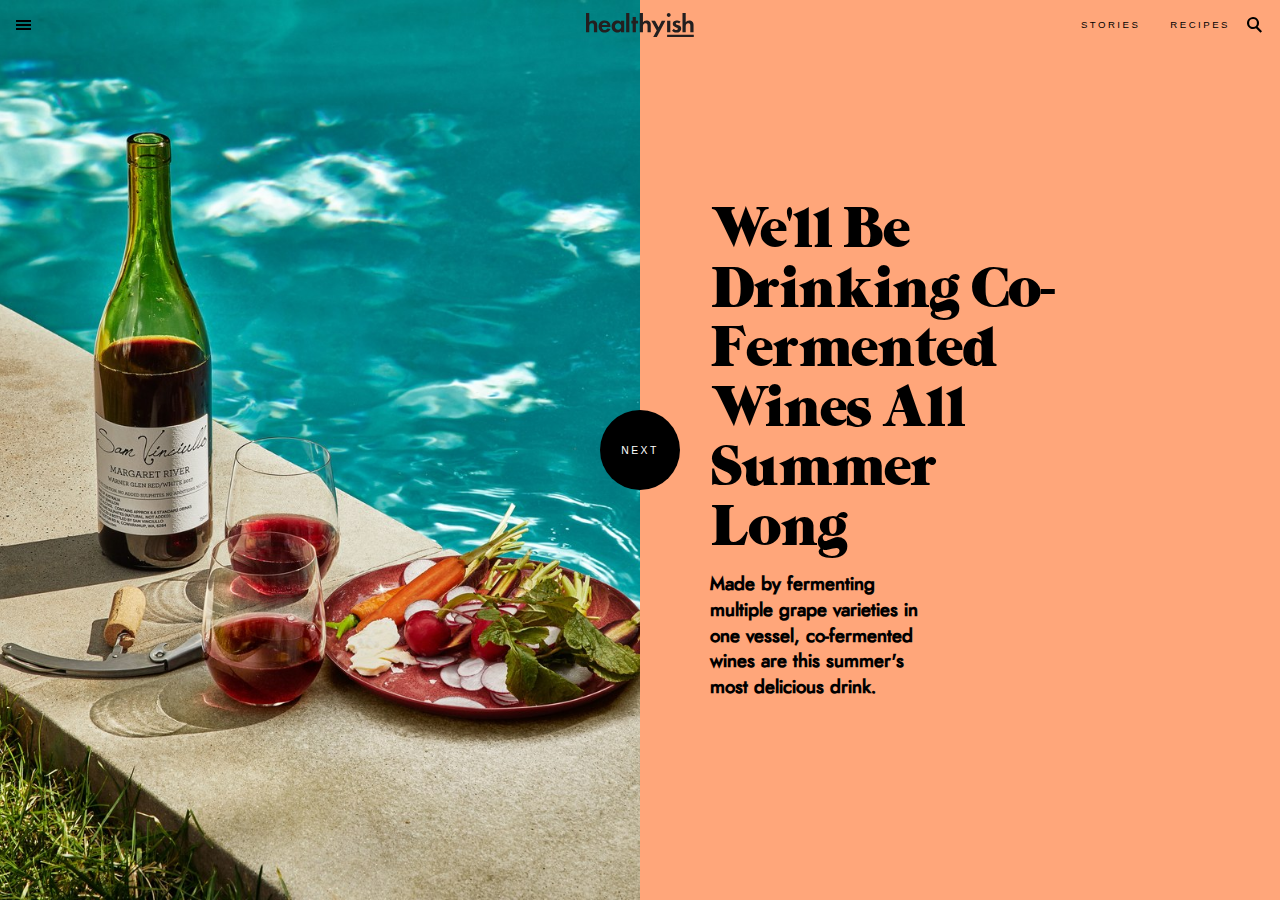
<file: healthyish.html>
<!DOCTYPE html>
<html lang="en">
  <head>
    <meta charset="utf-8">
    <meta http-equiv="X-UA-Compatible" content="IE=edge">
    <meta name="viewport" content="width=device-width, initial-scale=1">
    <title>Healthyish Recipes, Foods Trends & News | Healthyish | Bon Appetit</title>
    <link rel="stylesheet" type="text/css" href="css/normalize.css">
    <link rel="stylesheet" type="text/css" href="css/healthyish.css" />
    <link rel="stylesheet" type="text/css" href="css/mediaQueriesHealthyish.css" />
    <link rel="shortcut icon" href="ba.ico" type="image/x-icon">
  </head>
  <body>
    
    <nav class="section-nav">
      <div class="nav-row1">
        <div class="nav-row1-col1">
          <div class="hamburger-container" onclick="openMenu()">
            <div class="hamburger-row1"></div>
            <div class="hamburger-row2"></div>
            <div class="hamburger-row3"></div>
          </div>
        </div>
        <div class="nav-row1-col2">
          <a href="healthyish.html">
            <svg class="nav-logo HealthyishHeader__logo-image" xmlns="http://www.w3.org/2000/svg" width="530" height="121" viewBox="0 0 530 121" data-reactid="70"><title data-reactid="71">Healthyish</title><g fill="#231F1F" transform="translate(-174 -169)" fill-rule="evenodd" data-reactid="72"><path d="M572.82 289.197H704v-13.404H572.82v13.404zm75.606-119.645v93.94h15.849v-28.478c0-3.224.13-7.216 2.467-10.821 2.34-3.48 5.583-4.902 9.745-4.902 1.56 0 4.933.26 7.404 2.839 2.857 2.96 2.987 7.861 2.987 10.951v30.41h15.848V228.44c0-5.413-.515-10.952-4.413-15.72-4.417-5.412-11.695-6.83-16.629-6.83-9.094 0-14.422 4.898-17.409 9.024v-45.362h-15.849zm-277.02 93.94h15.848v-93.94h-15.849v93.94zm199.808-84.536c0 5.157 4.287 9.409 9.485 9.409 5.193 0 9.485-4.252 9.485-9.41 0-5.152-4.292-9.403-9.485-9.403-5.198 0-9.485 4.251-9.485 9.404zm35.294 30.93c-3.247 2.705-5.848 7.216-5.848 12.63 0 4.506 1.691 7.986 4.288 10.695 3.377 3.48 8.054 5.283 12.081 6.7l3.637 1.287c2.081.776 4.938 2.193 4.938 5.673 0 3.866-3.377 6.06-7.794 6.06-4.678 0-9.35-2.84-12.472-6.45l-8.315 9.54c3.507 3.735 10.136 9.273 21.823 9.273 6.888 0 12.346-1.803 16.893-5.924 4.548-4.126 6.238-9.149 6.238-14.176 0-3.606-1.17-6.956-2.86-9.279-3.248-4.381-9.872-6.57-14.293-7.987l-3.763-1.161c-4.422-1.417-5.072-3.61-5.072-5.028 0-2.704 2.34-4.511 6.108-4.511 1.69 0 5.458.26 9.225 3.736l7.794-9.145c-7.148-5.413-13.768-5.928-17.93-5.928-4.547 0-10.26.515-14.678 3.996zm-60.013-2.191l-15.593 31.702-17.405-31.702h-18.45l26.765 47.42-17.634 32.335h17.853l42.394-79.755h-17.93zm-108.35-38.143v93.94h15.85v-28.478c0-3.224.13-7.216 2.466-10.821 2.341-3.48 5.588-4.902 9.745-4.902 1.56 0 4.938.26 7.409 2.839 2.856 2.96 2.987 7.861 2.987 10.951v30.41h15.848V228.44c0-5.413-.52-10.952-4.417-15.72-4.417-5.412-11.696-6.83-16.63-6.83-9.094 0-14.422 4.898-17.409 9.024v-45.362h-15.848zm-34.805 19.072v19.073h-6.238v13.4h6.238v42.394h15.849v-42.394h10.915v-13.4H419.19v-19.073h-15.85zm169.43 74.867h15.849v-55.797H572.77v55.797zM299.924 235.53c0 16.364 11.436 29.764 28.716 29.764 4.027 0 11.557-.901 17.279-9.014v7.212h15.849v-55.798h-15.85v7.22c-5.327-8.247-13.771-9.023-18.059-9.023-16.629 0-27.935 13.144-27.935 29.639zm16.374 0c0-8.893 6.494-15.723 15.588-15.723 9.095 0 15.59 6.83 15.59 15.723 0 8.888-6.495 15.848-15.59 15.848-9.094 0-15.588-6.96-15.588-15.848zm-71.885-21.782c-4.027 3.996-8.57 10.826-8.57 21.907 0 8.763 2.597 15.984 8.835 21.782 5.583 5.283 12.472 7.857 21.567 7.857 19.616 0 25.984-13.27 27.67-17.396l-14.548-2.314c-2.601 4.507-7.144 7.346-13.122 7.346-6.108 0-9.615-2.969-11.302-5.287-1.82-2.449-2.73-6.055-2.73-9.405h42.092v-1.291c0-6.054-.78-14.817-6.754-21.908-3.901-4.641-10.525-9.148-21.957-9.148-6.758 0-14.552 1.417-21.18 7.857zm21.572 3.224c5.843 0 12.081 3.61 13.382 11.212h-26.639c1.3-7.472 7.409-11.212 13.257-11.212zM174 169v95.24h16.068v-28.872c0-3.265.135-7.319 2.507-10.974 2.368-3.53 5.66-4.964 9.876-4.964 1.578 0 5.004.26 7.507 2.87 2.897 3.01 3.027 7.974 3.027 11.108v30.832h16.073v-35.536c0-5.485-.53-11.104-4.48-15.938-4.476-5.485-11.853-6.925-16.858-6.925-9.22 0-14.62 4.965-17.652 9.149V169H174z" id="a" data-reactid="73"></path></g></svg>
          </a>
        </div>
        <div class="nav-row1-col3">
          <span class="nav-row1-col3-cola">
            <a href="">STORIES</a>
          </span>
          <span class="nav-row1-col3-colb">
            <a href="#">RECIPES</a>
          </span>
          <div class="nav-row1-col3-colc">
            <div class="search-container">
              <svg xmlns="http://www.w3.org/2000/svg" width="15" height="16" viewBox="0 0 15 16" data-reactid="112">
                <path fill="#000" d="M10.643 9.85L15 14.207l-1.5 1.5-4.484-4.483a6.013 6.013 0 1 1 1.627-1.374zm-4.63.054a3.89 3.89 0 1 0 0-7.782 3.89 3.89 0 0 0 0 7.782z" data-reactid="113"></path>
              </svg>
            </div>
          </div>
        </div>
      </div>
    </nav>
    
    <button class="next pulse">NEXT</button>
    
    <main id="mainContainer" class="carousel-container healthish-main-container">
      
      <div class="carousel-slideUp">
        
        <div class="divs card1-col1 col1 type-1col1">
          <div class="card1-col1-container type-1col1-container opacity-change0">
            <div class="type-1col1-image-container"><a href="#"><img id="card1Image1" class="col1-image" src="." alt="." /></a></div>
            <div id="card1ColorM" class="mobile-only card1-col2-mobile">
              <h2 id="card1TitleM" class="mobile-title"><a></a></h2>
              <p id="card1BlurbM" class="mobile-blurb"></p>
            </div>
          </div>
        </div>
        
        <div class="divs card2-col1 col1 type-2col1">
          <div class="card2-col1-container type-2col1-container opacity-change1">
            <div class="card2-col1-text-container type-2col1-text-container">
              <div class="card2-col1-text type-2col1-text">
                <p id="card2Category"></p>
                <a href="#"><h3 id="card2Title"></h3></a>
                <p id="card2Blurb" class="card2-blurb type-2col1-blurb"></p>
                <div class="triangle"></div>
              </div>
              <div class="card2-col1-image-container type-2col1-image-container">
                <a href="#"><img id="card2Image1" class="card2-image type-2col1-image" src="." alt="."/></a>
              </div>
            </div>
          </div>
          <div id="card2ColorM" class="always-hidden">
              <h2 id="card2TitleM" class="mobile-title"><a></a></h2>
              <p id="card2BlurbM" class="mobile-blurb"></p>
          </div>
        </div>
        
        <div class="divs card3-col1 col1 type-1col1">
          <div class="card3-col1-container type-1col1-container opacity-change2">
            <div class="type-1col1-image-container"><a href="#"><img id="card3Image1" class="col1-image" src="." alt="." /></a></div>
            <div id="card3ColorM" class="mobile-only">
              <h2 id="card3TitleM" class="mobile-title"><a></a></h2>
              <p id="card3BlurbM" class="mobile-blurb"></p>
            </div>
          </div>
        </div>
        
        <div class="divs card4-col1 col1 type-1col1">
          <div class="card4-col1-container type-1col1-container opacity-change3">
              <div class="type-1col1-image-container"><a href="#"><img id="card4Image1" class="col1-image" src="." alt="." /></a></div>
              <div id="card4ColorM" class="mobile-only">
                <h2 id="card4TitleM" class="mobile-title"><a></a></h2>
                <p id="card4BlurbM" class="mobile-blurb"></p>
              </div>
          </div>
        </div>
        
        <div id="card5Color" class="divs card5-col1 col1 type-2col1">
          <div class="card5-col1-container type-2col1-container opacity-change4">
            <div class="card5-col1-text-container type-2col1-text-container">
              <div class="card5-col1-text type-2col1-text">
                <p id="card5Category"></p>
                <a href="#"><h3 id="card5Title"></h3></a>
                <p id="card5Blurb" class="card5-blurb type-2col1-blurb"></p>
                <div class="triangle"></div>
              </div>
              <div class="card5-col1-image-container type-2col1-image-container">
                <a href="#"><img id="card5Image1" src="." alt="."/></a>
              </div>
            </div>
          </div>
          <div id="card5ColorM" class="always-hidden">
            <h2 id="card5TitleM" class="mobile-title"><a></a></h2>
            <p id="card5BlurbM" class="mobile-blurb"></p>
          </div>
          <div id="card6ColorM" class="always-hidden">
              <h2 id="card6TitleM" class="mobile-title"><a></a></h2>
              <p id="card6BlurbM" class="mobile-blurb"></p>
            </div>
        </div>
        
        <div class="divs card7-col1 col1 type-1col1">
          <div class="card7-col1-container type-1col1-container opacity-change5">
            <div class="type-1col1-image-container"><a href="#"><img id="card7Image1" class="col1-image" src="." alt="." /></a></div>
            <div id="card7ColorM" class="mobile-only">
              <h2 id="card7TitleM" class="mobile-title"><a></a></h2>
              <p id="card7BlurbM" class="mobile-blurb"></p>
            </div>
          </div>
        </div>
        
        <div class="divs card8-col1 col1 type-2col1">
          <div class="card8-col1-container type-2col1-container opacity-change6">
            <div class="card8-col1-text-container type-2col1-text-container">
              <div class="card8-col1-text type-2col1-text">
                <p id="card8Category"></p>
                <a href="#"><h3 id="card8Title"></h3></a>
                <p id="card8Blurb" class="card8-blurb type-2col1-blurb"></p>
                <div class="triangle"></div>
              </div>
              <div class="card8-col1-image-container type-2col1-image-container">
                <a href="#"><img id="card8Image1" src="." alt="."/></a>
              </div>
            </div>
          </div>
          <div id="card8ColorM" class="always-hidden">
            <h2 id="card8TitleM" class="mobile-title"><a></a></h2>
            <p id="card8BlurbM" class="mobile-blurb"></p>
          </div>
        </div>
        
        <div class="divs card9-col1 col1 type-1col1">
          <div class="card9-col1-container type-1col1-container opacity-change7">
              <div class="type-1col1-image-container"><a href="#"><img id="card9Image1" class="col1-image" src="." alt="." /></a></div>
              <div id="card9ColorM" class="mobile-only">
                <h2 id="card9TitleM" class="mobile-title"><a></a></h2>
                <p id="card9BlurbM" class="mobile-blurb"></p>
              </div>
          </div>
        </div>
        
        <div class="divs card10-col1 col1 type-1col1">
          <div class="card10-col1-container type-1col1-container opacity-change8">
            <div class="type-1col1-image-container"><a href="#"><img id="card10Image1" class="col1-image" src="." alt="." /></a></div>
              <div id="card10ColorM" class="mobile-only">
                <h2 id="card10TitleM" class="mobile-title"><a></a></h2>
                <p id="card10BlurbM" class="mobile-blurb"></p>
              </div>
          </div>
        </div>
        
        <div class="divs card11-col1 col1 type-1col1">
          <div class="card11-col1-container type-1col1-container opacity-change9">
              <div class="type-1col1-image-container"><a href="#"><img id="card11Image1" class="col11-image" src="." alt="." /></a></div>
              <div id="card11ColorM" class="mobile-only">
                <h2 id="card11TitleM" class="mobile-title"><a></a></h2>
                <p id="card11BlurbM" class="mobile-blurb"></p>
              </div>
          </div>
        </div>
        
        <div class="divs card12-col1 col1 type-2col1">
          <div class="card12-col1-container type-2col1-container opacity-change10">
            <div class="card12-col1-text-container type-2col1-text-container">
              <div class="card12-col1-text type1-text type-2col1-text">
                <p id="card12Category"></p>
                <a href="#"><h3 id="card12Title"></h3></a>
                <p id="card12Blurb" class="card12-blurb type-2col1-blurb"></p>
                <div class="triangle"></div>
              </div>
              <div class="card12-col1-image-container type-2col1-image-container">
                <a href="#"><img id="card12Image1" src="." alt="."/></a>
              </div>
            </div>
          </div>
          <div id="card12ColorM" class="always-hidden">
            <h2 id="card12TitleM" class="mobile-title"><a></a></h2>
            <p id="card12BlurbM" class="mobile-blurb"></p>
          </div>
        </div>
        
        <div class="divs card13-col1 col1 type-1col1">
          <div class="card13-col1-container type-1col1-container opacity-change11">
            <div class="type-1col1-image-container"><a href="#"><img id="card13Image1" class="col1-image" src="." alt="." /></a></div>
              <div id="card13ColorM" class="mobile-only">
                <h2 id="card13TitleM" class="mobile-title"><a></a></h2>
                <p id="card13BlurbM" class="mobile-blurb"></p>
            </div>
          </div>
        </div>
        
        <div class="divs card14-col1 col1 type-1col1">
          <div class="card14-col1-container type-1col1-container opacity-change12">
            <div class="type-1col1-image-container"><a href="#"><img id="card14Image1" class="col1-image" src="." alt="." /></a></div>
            <div id="card14ColorM" class="mobile-only">
              <h2 id="card14TitleM" class="mobile-title"><a></a></h2>
              <p id="card14BlurbM" class="mobile-blurb"></p>
            </div>
          </div>
        </div>
        
        <div class="divs cardnl-col1 col1 type-1col1">
          <div class="cardnl-col1-container type-1col1-container opacity-change13">
            <div class="cardnl-col1-text type-2col1-text">
              <p id="cardnlCategory">ESSAY</p>
              <a href="#"><h3 id="cardnlTitle">How Whole30 Made Me Think LESS About What I Ate</h3></a>
              <p id="cardnlBlurb" class="cardnl-blurb type-2col1-blurb"></p>
              <div class="triangle"></div>
            </div>
            <div class="type-1col1-image-container"><a href="#"><img id="cardNlImage1" class="col1-image" src="img/healthyish-whole-30.jpg" alt="healthy veggies" /></a></div>
          </div>
        </div>
        
        <div class="divs card-sub-col1 col1 type-1col1">
          <div class="cardsub-col1-container type-1col1-container opacity-change14">
            <div class="cardnl-col1-text type-2col1-text">
              <p id="cardsubCategory">ESSAY</p>
              <a href="#"><h3 id="cardsubTitle">How I'm Decoding My Period and Treating My PCOS Through Food</h3></a>
              <p id="cardsubBlurb" class="cardsub-blurb type-2col1-blurb"></p>
              <div class="triangle"></div>
            </div>
            <div class="type-1col1-image-container"><a href="#"><img id="cardSubImage1" class="col1-image" src="img/healthyish-pcos.jpg" alt="pco veggies" /></a></div>
          </div>
        </div>
        
        <div class="divs" id="lastClone">
          <div class="cardlc-col1-container type-1col1-container opacity-change15">
            <a href="#"><img id="card15Image1" class="col1-image" src="." alt="." /></a>
          </div>
          <div id="card15ColorM" class="mobile-only card1-col2-mobile">
            <h2 id="card15TitleM" class="mobile-title"><a></a></h2>
            <p id="card15BlurbM" class="mobile-blurb"></p>
            </div>
        </div>
      </div>
      
      <div class="carousel-slideDown">
        
        <div id="lastCloneDown" class="divs card1-col2 col2 type-3col2">
          <div class="cardlc-col2-container type-3col2-container opacity2-change15">
            <div class="card1-col2-text-container type-3col2-text-container">
              <div class="card1-col2-text type1-text type-3col2-text">
                <p id="card15Category" class="card1-category type-3col2-category"></p>
                <a class="type-1-link" href="#"><h1 id="card15Title" class="type1-title type-3col2-title"></h1></a>
              </div>
              <div class="card1-col2-blurb type-1-blurb-container type-3col2-blurb-container">
                <p id="card15Blurb" class="type1-blurb type-3col2-blurb"></p>
              </div>
            </div>
          </div>
        </div>     
        
        <div class="divs card-sub-col2 col2">
          <div class="card-sub-col2-text-container opacity2-change14">
            <div class="card-sub-col2-blurb">
              <p id="cardSubBlurb">GET THE MAGAZINE</p>
            </div>
            <div class="card-sub-col2-logo">
              <a href="#"><img src="img/bonappetit.svg" alt="bon appetit logo" /></a>
            </div>
            <form class="card-sub-newsletter">
              <button class="card-sub-submit" type="submit">SUBSCRIBE</button>
            </form>
          </div>
          
          <div class="triangle-side triangle-sub"></div>
          
          <div class="end-link">
            <p>ESSAY</p>
            <a href="#"><h3 class="end-link-blurb">How I'm Decoding My Period and Treating My PCOS Through Food</h3></a>
          </div>
          
        </div>
        
        <div class="divs card-nl-col2 col2">
          <div class="card-nl-col2-text-container opacity2-change13">
            <div class="card-nl-col2-text">
              <h1 id="cardNlTitle">Newsletter</h1>
            </div>
            <div class="card-nl-col2-blurb">
              <p id="cardNlBlurb">GOOD FOOD. GOOD VIBES. GET OUR NEWSLETTER.</p>
            </div>
            <form class="card-nl-newsletter">
              <input class="card-nl-email" type="email" placeholder="EMAIL ADDRESS"/>
              <button class="card-nl-submit" type="submit">SIGN UP!</button>
            </form>
            <p class="card-nl-privacy"><a href="#">privacy policy</a></p>
          </div>
          
          <div class="triangle-side triangle-nl"></div>
          
          <div class="end-link">
            <p>ESSAY</p>
            <a href="#"><h3 class="end-link-blurb">How Whole30 Made Me Think LESS About What I Ate</h3></a>
          </div>
        </div>
        
        <div id="card14Color" class="divs card14-col2 col2 type-3col2">
          <div class="card14-col2-text-container type-3col2-text-container opacity2-change12">
            <div class="card14-col2-text type-3col2-text">
              <p id="card14Category" class="card14-category type-3col2-category"></p>
              <a class="type-1-link" href="story/kuniko-yagi"><h1 id="card14Title" class="type1-title type-3col2-title"></h1></a>
            </div>
            <div class="card14-col2-blurb type-1-blurb-container type-3col2-blurb-container">
              <p id="card14Blurb" class="type1-blurb type-3col2-blurb"></p>
            </div>
          </div>
        </div>
        
        <div id="card13Color" class="divs card13-col2 col2 type-3col2">
          <div class="card13-col2-text-container type-3col2-text-container opacity2-change11">
            <div class="card13-col2-text type1-text type-3col2-text">
              <p id="card13Category" class="card3-category type-3col2-category"></p>
              <a class="type-1-link" href="#"><h1 id="card13Title" class="type1-title type-3col2-title"></h1></a>
            </div>
            <div class="card13-col2-blurb type-1-blurb-container type-3col2-blurb-container">
              <p id="card13Blurb" class="type1-blurb type-3col2-blurb"></p>
            </div>
          </div>
        </div>
        
        <div id="card12Color" class="divs card12-col2 col2 type-5col2">
          <div class="card12-col2-container type-5col2-container opacity2-change10">
          </div>
        </div>
        
        <div id="card11Color" class="color divs lightcyan card11-col2 col2 type-3col2">
          <div class="card11-col2-text-container type-3col2-text-container opacity2-change9">
            <div class="card11-col2-text type1-text type-3col2-text">
              <p id="card11Category" class="card11-category type-3col2-category"></p>
              <a class="type-1-link" href="#"><h1 id="card11Title" class="type1-title type-3col2-title"></h1></a>
            </div>
            <div class="card11-col2-blurb type-1-blurb-container type-3col2-blurb-container">
              <p id="card11Blurb" class="type1-blurb type-3col2-blurb"></p>
            </div>
          </div>
        </div>
        
        <div id="card10Color" class="divs card10-col2 col2 type-3col2">
          <div class="card10-col2-text-container type-3col2-text-container opacity2-change8">
            <div class="card10-col2-text type1-text type-3col2-text">
              <p id="card10Category" class="card10-category type-3col2-category"></p>
              <a class="type-1-link" href="story/kuniko-yagi"><h1 id="card10Title" class="type1-title type-3col2-title"></h1></a>
            </div>
            <div class="card10-col2-blurb type-1-blurb-container type-3col2-blurb-container">
              <p id="card10Blurb" class="type1-blurb type-3col2-blurb"></p>
            </div>
          </div>
        </div>
        
        <div id="card9Color" class="divs card9-col2 col2 type-3col2">
          <div class="card9-col2-text-container type-3col2-text-container opacity2-change7">
            <div class="card9-col2-text type1-text type-3col2-text">
              <p id="card9Category" class="card9-category type-3col2-category"></p>
              <a class="type-1-link" href="#"><h1 id="card9Title" class="type1-title type-3col2-title"></h1></a>
            </div>
            <div class="card9-col2-blurb type-1-blurb-container type-3col2-blurb-container">
              <p id="card9Blurb" class="type1-blurb type-3col2-blurb"></p>
            </div>
          </div>
        </div>
        
        <div id="card8Color" class="divs card8-col2 col2 type-5col2">
          <div class="card8-col2-container type-5col2-container opacity2-change6">
          </div>
        </div>
        
        <div id="card7Color" class="divs card7-col2 col2 type-3col2">
          <div class="card7-col2-container type-3col2-container opacity2-change5">
            <div class="card7-col2-text-container type-3col2-text-container">
              <div class="card7-col2-text type1-text type-3col2-text">
                <p id="card7Category" class="card7-category type-3col2-category"></p>
                <a class="type-1-link" href="#"><h1 id="card7Title" class="type1-title type-3col2-title"></h1></a>
              </div>
              <div class="card7-col2-blurb type-1-blurb-container type-3col2-blurb-container">
                <p id="card7Blurb" class="type1-blurb type-3col2-blurb"></p>
              </div>
            </div>
          </div>
        </div>
        
        <div id="card6Color" class="divs card6-col2 col2 type-4col2">
          <div class="card6-col2-container type-4col2-container opacity2-change4">
            <div class="card6-col2-text-container type-4col2-text-container">
              <div class="card6-col2-image-container type-4col2-image-container">
                <a href="#"><img id="card6Image1" src="." alt="."/></a>
              </div>
              <div class="card6-col2-text type-4col2-text">
                <div class="triangle-up"></div>
                <p id="card6Category"></p>
                <a href="#"><h3 id="card6Title"></h3></a>
                <p id="card6Blurb" class="card6-blurb type-4col2-blurb"></p>
              </div>
            </div>
          </div>
        </div>
        
        <div id="card4Color" class="divs card4-col2 col2 type-3col2">
          <div class="card4-col2-container type-3col2-container opacity2-change3">
            <div class="card4-col2-text-container type-3col2-text-container">
              <div class="card4-col2-text type1-text type-3col2-text">
                <p id="card4Category" class="card4-category type-3col2-category"></p>
                <a class="type-1-link" href="story/kuniko-yagi"><h1 id="card4Title" class="type1-title type-3col2-title"></h1></a>
              </div>
              <div class="card4-col2-blurb type-1-blurb-container type-3col2-blurb-container">
                <p id="card4Blurb" class="type1-blurb type-3col2-blurb"></p>
              </div>
            </div>
          </div>
        </div>
        
        <div id="card3Color" class="divs card3-col2 col2 type-3col2">
          <div class="card3-col2-container type-3col2-container opacity2-change2">
            <div class="card3-col2-text-container type-3col2-text-container">
              <div class="card3-col2-text type1-text type-3col2-text">
                <p id="card3Category" class="card3-category type-3col2-category"></p>
                <a class="type-1-link" href="#"><h1 id="card3Title" class="type1-title type-3col2-title"></h1></a>
              </div>
              <div class="card3-col2-blurb type-1-blurb-container type-3col2-blurb-container">
                <p id="card3Blurb" class="type1-blurb type-3col2-blurb"></p>
              </div>
            </div>
          </div>
        </div>
        
        <div id="card2Color" class="divs card2-col2 col2 type-5col2">
          <div class="card2-col2-container type-5col2-container opacity2-change1">
          </div>
        </div>
        
        <div id="card1Color" class="divs card1-col2 col2 type-3col2">
          <div class="card1-col2-container type-3col2-container opacity2-change0">
            <div class="card1-col2-text-container type-3col2-text-container">
              <div class="card1-col2-text type1-text type-3col2-text">
                <p id="card1Category" class="card1-category type-3col2-category"></p>
                <a class="type-1-link" href="#"><h1 id="card1Title" class="type1-title type-3col2-title"></h1></a>
              </div>
              <div class="card1-col2-blurb type-1-blurb-container type-3col2-blurb-container">
                <p id="card1Blurb" class="type1-blurb type-3col2-blurb"></p>
              </div>
            </div>
          </div>
        </div>
          
      </div>
      
    </main>
    
    <aside class="aside-window">
      <div class="aside-top">
        <div class="aside-title">
          <div class="aside-close" onclick="closeMenu()">
            <img class="close-icon" src="img/close.png" alt="close icon" />
          </div>
          <div class="aside-logo-container">
            <a href="index.html"><img class="aside-logo" src="img/bonappetit.svg" alt="bon appetit logo"/></a>
          </div>
          <div class="aside-close"></div>
        </div>
        <ul class="aside-menu">
          <li class="aside-menu-item"><a href="#">RECIPES</a></li>
          <li class="aside-menu-item"><a href="#">CULTURE</a></li>
          <li class="aside-menu-item"><a href="#">RESTAURANTS</a></li>
          <li class="aside-menu-item"><a href="#">BASICALLY</a></li>
          <li class="aside-menu-item"><a href="healthyish.html">HEALTHYISH</a></li>
          <li class="aside-menu-item"><a href="#">HIGHLY RECOMMEND</a></li>
          <li class="aside-menu-item"><a href="#">PODCAST</a></li>
          <li class="aside-menu-item-last"><a href="#">VIDEOS</a></li>
        </ul>
      </div>
      <div class="aside-bottom">
        <p>Subscribe to our newsletter</p>
        <form class="aside-newsletter">
          <input class="aside-email" type="email" placeholder="Enter email address..."/>
          <button class="aside-submit" type="submit">SIGN UP</button>
        </form>
        <p class="aside-privacy"><a href="#">Privacy</a> <span>and</span> <a href="#">user agreement</a></p>
        
        <div class="social-media">
          <a class="aside-social-links" href="https://www.facebook.com/bonappetitmag">
            <div class="aside-social-containers facebook">
              <img class="aside-social-img" src="img/fb.svg" alt="facebook"/>
            </div>
          </a>
          <a class="aside-social-links" href="https://instagram.com/bonappetitmag/">
            <div class="aside-social-containers instagram">
              <img class="aside-social-img" src="img/instagram.svg" alt="instagram"/>
            </div>
          </a>
          <a class="aside-social-links" href="https://twitter.com/bonappetit/">
            <div class="aside-social-containers twitter">
              <img class="aside-social-img" src="img/twitter.svg" alt="twitter"/>
            </div>
          </a>
          <a class="aside-social-links" href="https://www.pinterest.com/bonappetitmag/">
            <div class="aside-social-containers pinterest">
              <img class="aside-social-img" src="img/pinterest.svg" alt="pinterst"/>
            </div>
          </a>
          <a class="aside-social-links" href="https://www.youtube.com/channel/UCbpMy0Fg74eXXkvxJrtEn3w">
            <div class="aside-social-container-last youtube">
              <img class="aside-social-img" src="img/youtube.svg" alt="youtube"/>
            </div>
          </a>
        </div>
      </div>
    </aside>
    <script src="https://ajax.googleapis.com/ajax/libs/jquery/3.3.1/jquery.min.js"></script>
    <script src="js/main.js"></script>
    <script src="js/healthyish-array.js"></script>
    <script src="js/healthyish.js"></script>
  </body>
</html>
</file>
<file: css/main.css>
@font-face {
  font-family: "renner";
  src: url("../fonts/renner-medium.otf") format("opentype");
  font-weight: normal;
  font-style: normal;
}

@font-face {
  font-family: "renner-light";
  src: url("../fonts/renner-light.otf") format("opentype");
  font-weight: 400;
  font-style: normal;
}

* {
  font-family: "renner", "Helvetica Neue", "Helvetica", "Roboto", "Arial",
    sans-serif;
  box-sizing: border-box;
}

body {
  width: 100%;
  padding: 0;
  margin: 0;
  background-color: #f8f8f8;
}

.section-nav {
  width: 100%;
  height: 50px;
  background-color: #000;
  position: fixed;
  top: 0;
  z-index: 99;
}

.nav-row1 {
  width: 100%;
  height: 100%;
  display: flex;
}

.nav-row1-col1 {
  width: 33.3333%;
  height: 100%;
  color: #fff;
}

.hamburger-container {
  width: 50px;
  height: 50px;
  padding: 20px 0 0 16px;
  cursor: pointer;
}

.hamburger-row1,
.hamburger-row2,
.hamburger-row3 {
  height: 4px;
  width: 15px;
  border-top: 2px solid white;
}

.nav-row1-col2 {
  width: 33.3333%;
  height: 100%;
  display: flex;
  align-items: center;
  justify-content: center;
}

.nav-logo {
  height: 85%;
  width: 90%;
}

.nav-row1-col3 {
  width: 33.3333%;
  height: 100%;
  display: flex;
  align-items: center;
  justify-content: flex-end;
}

.nav-row1-col3-cola,
.nav-row1-col3-colb {
  display: none;
}

.search-container {
  width: 50px;
  height: 50px;
  display: flex;
  align-items: center;
  justify-content: center;
  cursor: pointer;
}

/* ----- General ----- */
.main-container {
  width: 100%;
  position: relative;
  top: 50px;
}

.img {
  width: 100%;
  vertical-align: top;
}

.header {
  position: absolute;
  top: 20px;
  left: 50%;
  transform: translateX(-50%);
  padding: 8px 10px;
  font-family: "renner", sans-serif;
  font-size: 0.7em;
  letter-spacing: 1px;
}

.text-container {
  width: 100%;
  display: flex;
  justify-content: center;
  align-items: center;
}

.line-container {
  display: none;
}

.innerbox {
  width: 300px;
  margin: 22% 10%;
  min-height: 80px;
  display: flex;
  justify-content: center;
  align-items: center;
}

.text-link {
  color: #000;
  text-decoration: none;
}

.text-link:hover > .title {
  text-decoration: underline;
}

.title {
  font-size: 1.1em;
  font-weight: 700;
  line-height: 1.2em;
  letter-spacing: 1px;
  text-align: center;
}

.blurb {
  margin: 8px 10px;
  font-size: 0.9em;
  font-weight: 500;
  letter-spacing: 1px;
  line-height: 1.75em;
  text-align: center;
}

/* ----- Recipe Section ----- */

.recipe1-row1 {
  width: 100%;
  position: relative;
}

.recipe-header {
  background-color: #ffdb00;
}

.recipe1-row1-col1 {
  width: 100%;
}

.recipe1-row1-col2 {
  width: 100%;
  background-color: #ffdb00;
  display: flex;
  justify-content: center;
}

.recipe2-row1 {
  width: 100%;
  position: relative;
}

.recipe2-row1-col1 {
  width: 100%;
}

.recipe2-row1-col2,
.recipe2-row1-col3 {
  display: none;
}

.recipe2-text-container {
  background-color: #ffdb00;
}

/* ----- Video Sections ----- */
.section-video {
  background-color: #e2e1e1;
  width: 100%;
  padding: 26% 0;
}

.video-container {
  width: 94%;
  margin: 0 auto;
}

.video-row1 {
  width: 100%;
  position: relative;
  cursor: pointer;
}

.play-button {
  background-color: #fff;
  width: 80px;
  height: 80px;
  display: flex;
  align-items: center;
  justify-content: center;
  border-radius: 50%;
  position: absolute;
  top: 50%;
  left: 50%;
  transform: translate(-50%, -50%);
}

.video1-box::after,
.video2-box::after {
  display: block;
  position: relative;
  background-image: linear-gradient(
    to bottom,
    rgba(255, 255, 255, 0) 0,
    #000 100%
  );
  margin-top: -150px;
  height: 150px;
  content: "";
}

.video1,
.video1-tn,
.video2,
.video2-tn {
  width: 100%;
  vertical-align: top;
}

.video1-on,
.video2-on {
  display: block;
}

.video1-off,
.video1-box-off,
.video1-tn-off,
.play-button1-off,
.video2-off,
.video2-box-off,
.video2-tn-off,
.play-button2-off {
  display: none;
}

.video-row2 {
  width: 100%;
  background-color: #fff;
}

/*
/* ----- Culture Product Section ----- */

.section-culture-p {
  width: 100%;
  position: relative;
}

.culture-p-row1 {
  width: 100%;
  position: relative;
}

.culture-header {
  background-color: #000;
  color: #fff;
  border: 1px solid #fff;
  z-index: 10;
}

.culture-p-row1-col1 {
  width: 100%;
}

.culture-p-row1-col2 {
  width: 100%;
  background-color: #000;
  display: flex;
  align-items: center;
  justify-content: center;
}

.culture-p-title {
  color: #fff;
}

.culture-p-blurb {
  display: none;
}

/* ----- Culure Food Section ---- */

.section-culture-food {
  width: 100%;
  background-color: #fff;
  position: relative;
}

.culture-f-row1 {
  width: 100%;
  position: relative;
}

.culture-f-header {
  background-color: #000;
  color: #fff;
  border: 1px solid #fff;
  z-index: 10;
}

.culture-f-row1-col1 {
  width: 100%;
  position: relative;
}

.culture-f-text-container {
  display: none;
}

/* ----- Culure MP Section ---- */

.culture-mp-row1 {
  width: 100%;
  display: flex;
  position: relative;
}

.culture-mp-row1-col1 {
  width: 100%;
}

.culture-mp-row1-col2,
.culture-mp-row1-col3 {
  display: none;
}

.culture-mp-text-container {
  padding: 0 10px;
  display: flex;
  align-items: center;
  text-align: center;
}

.culture-mp-text-container {
  background-color: #000;
}

.culture-mp-title {
  color: #fff;
}

/* ----- Healthy1 Section ----- */

.section-healthy1 {
  width: 100%;
  position: relative;
}

.healthy1-row1 {
  width: 100%;
  position: relative;
}

.healthy1-header {
  background-color: #ffa67a;
  color: #000;
  border: 1px solid #000;
}

.healthy1-row1-col1 {
  width: 100%;
}

.healthy1-row1-col2 {
  width: 100%;
  background-color: #ffa67a;
  display: flex;
  align-items: center;
  justify-content: center;
}

.healthy1-text-container {
  width: 100%;
  text-align: center;
  text-decoration: none;
  color: #000;
  cursor: pointer;
}

.healthy1-blurb {
  display: none;
}

/* ----- Healthy2 Section ----- */
.section-healthy2 {
  width: 100%;
  position: relative;
}

.healthy2-row1 {
  width: 100%;
  display: flex;
  position: relative;
}

.healthy2-header {
  background-color: #ffa67a;
  color: #000;
  border: 1px solid #000;
}

.healthy2-row1-col1 {
  width: 100%;
}
.healthy2-row1-col2,
.healthy2-row1-col3 {
  display: none;
}

.healthy2-text-container {
  background-color: #ffa67b;
}

/* ----- Basically Section ----- */

.section-basic {
  position: relative;
}

.basic-row1 {
  width: 100%;
  position: relative;
}

.basic-header {
  background-color: #fff;
  border: 1px solid #ddd;
}

.basic-row1-col1 {
  width: 100%;
}

.basic-row1-col2 {
  width: 100%;
  background-color: #fff;
  display: flex;
  align-items: center;
  justify-content: center;
}

.basic-blurb {
  display: none;
}

/* ----- Basically2 Section ----- */
.basic2-row1 {
  width: 100%;
  position: relative;
}

.basic2-row1-col1 {
  width: 100%;
}

.basic2-row1-col2,
.basic2-row1-col3 {
  display: none;
}

/* ----- Restuarant1 Section ----- */

.section-restaurant {
  width: 100%;
  position: relative;
}

.restaurant-row1 {
  width: 100%;
  position: relative;
}

.restaurant-header {
  background-color: #fff;
  color: #000;
  border: 1px solid #000;
}

.restaurant-row1-col1 {
  width: 100%;
}

.restaurant-row1-col2 {
  width: 100%;
  background-color: #fff;
  display: flex;
  align-items: center;
  justify-content: center;
}

.restaurant-blurb {
  display: none;
}

/* ----- Restuarant2 Section ----- */
.section-restaurant2 {
  width: 100%;
  position: relative;
}

.restaurant2-row1 {
  width: 100%;
  position: relative;
}

.restaurant2-row1-col1 {
  width: 100%;
}

.restaurant2-row1-col2,
.restaurant2-row1-col3 {
  display: none;
}

.restaurant2-text-container {
  background-color: #33b8ff;
}

/* ----- Restuarant3 Section ----- */

.restaurant3-row1 {
  width: 100%;
  position: relative;
  background-color: #fff;
  border: 1px solid transparent;
}

.restaurant-header {
  background-color: #fff;
  color: #000;
}

.restaurant3-row1 a {
  color: #000;
}

.restaurant3-row1 h2 {
  text-align: center;
  padding: 96px 0 28px;
  font-weight: 500;
  font-size: 1.5em;
  letter-spacing: 1px;
}

.restaurant3-cities-container {
  width: 100%;
}

.restaurant3-row1-col1 {
  width: 160px;
  margin: 0 auto;
  text-align: center;
}
.restaurant3-row1-col2,
.restaurant3-row1-col3,
.restaurant3-row1-col4,
.restaurant3-row1-col5 {
  display: none;
}

.city {
  background-color: #ffdb00;
  color: #000;
  text-decoration: none;
  font-weight: 700;
  padding: 1px 10px;
  font-size: 0.8em;
  letter-spacing: 1px;
}

.triangle {
  margin: 0 auto;
  width: 0;
  height: 0;
  border-left: 5px solid transparent;
  border-right: 5px solid transparent;
  border-top: 7px solid #000;
}

.restaurant3-img1 {
  margin: 16px 0;
  width: 140px;
}

.restaurant3-text-container {
  display: block;
  margin-bottom: 148px;
}

.restaurant3-text-container a {
  text-decoration: none;
  font-weight: 500;
}

.restaurant3-text-container a:nth-child(4) {
  font-size: 0.9em;
  letter-spacing: 1px;
  line-height: 1.25em;
}

.restaurant3-text-container a:hover {
  text-decoration: underline;
}

/* ----- Podcast Section ----- */

.section-podcast {
  position: relative;
  background-color: #fff;
}

.podcast-row1 {
  width: 100%;
  position: relative;
}

.podcast-row1-col1 {
  width: 100%;
}

.podcast-row1-col2 {
  width: 100%;
  display: flex;
  align-items: center;
  justify-content: center;
}

.podcast-blurb {
  display: none;
}

/* ----- Footer Section ----- */

.section-tail-text {
  background-color: #fff;
  text-align: center;
  padding: 8px 0;
}

.tail-text {
  margin: 0;
  font-size: 0.63em;
  letter-spacing: 0.4px;
}

/* ----- Aside Section ----- */
.aside-window {
  width: 100vw;
  height: 100vh;
  z-index: 99;
  position: fixed;
  top: 0;
  left: -150vw;
  opacity: 0;
  background-color: #f8f8f8;
  transition: left 0.2s ease-in-out;
}

.aside-top {
  background-color: #fff;
  height: 588px;
}

.aside-title {
  width: 100%;
  height: 50px;
  display: flex;
  position: relative;
  cursor: pointer;
}

.aside-close {
  height: 50px;
  width: 50px;
  display: flex;
  align-items: center;
  justify-content: center;
}

.aside-logo-container {
  width: 100%;
  text-align: center;
  position: relative;
}

.aside-logo {
  width: 125px;
  margin: 0 auto;
}

.aside-menu {
  margin: 0;
  padding: 0;
  width: 100%;
  list-style: none;
}

.aside-menu-item,
.aside-menu-item-last {
  background-color: #fff;
  padding: 0;
  margin: 0;
  height: 60px;
  width: 100%;
  display: flex;
  align-items: center;
  justify-content: center;
  font-weight: 700;
  font-size: 0.8em;
  letter-spacing: 1.5px;
}

.aside-menu-item {
  border-bottom: 1px solid #f8f8f8;
}

.aside-menu-item:hover,
.aside-menu-item-last:hover {
  background-color: #ffdb00;
}

.aside-menu-item a,
.aside-menu-item-last a {
  width: 100%;
  text-decoration: none;
  color: #000;
  display: flex;
  align-items: center;
  justify-content: center;
}

.aside-bottom {
  background-color: #f8f8f8;
}

.aside-bottom p {
  text-align: center;
  font-weight: 500;
  font-size: 0.8em;
  margin: 24px 0 10px;
}

.aside-newsletter {
  margin: 0 auto;
  width: 250px;
  border: 1px solid #000;
  display: flex;
}

.aside-email {
  border: none;
  width: 66.666%;
  margin: 0;
  padding: 0 10px;
  height: 44px;
  letter-spacing: 1.2px;
  outline-color: #000;
  outline-width: 3px;
  outline-offset: -3px;
  cursor: pointer;
}

.aside-submit {
  width: 33.334%;
  height: 44px;
  border: none;
  background-color: #000;
  color: #fff;
  letter-spacing: 1.3px;
  font-size: 0.5em;
  cursor: pointer;
}

.aside-submit:hover {
  background-color: #333;
}

.aside-privacy {
  padding: 0 0 20px 0;
}

.aside-privacy a,
.aside-privacy span {
  color: #000;
  font-weight: 500;
  font-size: 0.85em;
}

.social-media {
  width: 100%;
  display: flex;
  justify-content: center;
}

.aside-social-containers,
.aside-social-container-last {
  background-color: #000;
  border-radius: 50%;
  height: 30px;
  width: 30px;
  display: flex;
  align-items: center;
  justify-content: center;
}

.facebook:hover {
  background-color: #3b5998;
}

.instagram:hover {
  background-color: #c13584;
}

.twitter:hover {
  background-color: #1da1f2;
}

.pinterest:hover {
  background-color: #c8232c;
}

.youtube:hover {
  background-color: #c4302b;
}

.aside-social-containers {
  margin-right: 16px;
}

.aside-social-img {
  width: 15px;
  height: 15px;
}

.mobile-menu {
  background-color: #000;
  color: #fff;
  display: flex;
  justify-content: space-between;
}

.mobile-menu:hover {
  background-color: #000;
}

.subscribe,
.login {
  font-size: 0.6em;
  font-weight: 400;
}

.subscribe a,
.login a {
  color: #fff;
  text-decoration: none;
  background-color: #000;
}

.subscribe {
  margin-left: 16px;
}

.login {
  margin-right: 32px;
}
</file>
<file: css/mediaQueriesMain.css>
@media only screen and (min-width: 768px) {
  /* -----Section General -----*/
  .text-container {
    display: block;
    border: 1px solid transparent;
  }

  .line-container {
    display: flex;
    justify-content: center;
  }

  .line {
    margin: 30px 0 0 10px;
    font-weight: 500;
    font-size: 0.75em;
    letter-spacing: 2.5px;
  }

  .line:after {
    content: "";
    display: inline-block;
    width: 10px;
    vertical-align: middle;
    border-bottom: 1px solid;
  }

  .line2 {
    margin: 30px 0 0 10px;
    font-weight: 500;
    font-size: 0.75em;
    letter-spacing: 2.5px;
  }

  .innerbox {
    margin: 10% auto;
    min-height: 0;
  }

  /* ----- SECTIONS SPECIFIC ----- */
  .culture-p-line,
  .culture-p-line2 {
    color: #fff;
  }

  .culture-p-line:after,
  .restaurant-line:after,
  .podcast-line:after {
    width: 60px;
  }

  /* ----- Aside Section ----- */
  .aside-window {
    width: 310px;
    left: -310px;
  }

  .aside-menu-item,
  .aside-menu-item-last {
    font-size: 0.9em;
  }

  .aside-bottom {
    background-color: #f8f8f8;
    height: 44vh;
    display: flex;
    align-items: center;
  }

  .aside-container {
    width: 100%;
  }
}

@media only screen and (min-width: 1024px) {
  /* ----- Nav Bar ----- */
  .hamburger-container:hover,
  .search-container:hover {
    background-color: #333;
  }

  .nav-row1-col3-cola,
  .nav-row1-col3-colb {
    display: block;
    font-size: 0.6em;
    font-weight: 400;
    color: #fff;
  }

  .nav-row1-col3-cola {
    padding-right: 30px;
  }

  .nav-row1-col3-cola a,
  .nav-row1-col3-colb a {
    color: #fff;
    text-decoration: none;
    letter-spacing: 2.5px;
  }

  .nav-row1-col3-cola a:hover,
  .nav-row1-col3-colb a:hover {
    text-decoration: underline;
  }

  /* ----- Section General ----- */
  .section {
    background-color: #f8f8f8;
    padding: 0px 5%;
    position: relative;
    border: 1px solid transparent;
  }

  .header {
    top: -16px;
  }

  .innerbox {
    width: 400px;
    margin: 0 auto;
    min-height: 0;
  }

  .title {
    padding: 0;
    margin: 0 0 20px;
    font-size: 2.5em;
    font-weight: 700;
    line-height: 1.34em;
    letter-spacing: 1px;
  }

  .blurb {
    padding: 0;
    margin: 0;
    font-size: 0.9em;
    font-weight: 500;
    letter-spacing: 1px;
    line-height: 1.75em;
  }
  /* ----- 1Col Sections ----- */
  .section-1col {
    width: 100%;
    background-color: #fff;
    padding: 0px 5%;
    position: relative;
  }

  .one-col-row1 {
    width: 100%;
    margin: 60px 0;
    position: relative;
  }

  .onecol-col1 {
    width: 100%;
    position: relative;
  }

  /* ----- 2Col Sections ----- */
  .section-2col {
    width: 100%;
    background-color: #f8f8f8;
    padding: 0px 5%;
    position: relative;
  }

  .two-col-row1 {
    display: flex;
    margin: 60px 0;
  }

  .twocol-col1 {
    width: 50%;
  }

  .twocol-col2 {
    width: 50%;
    align-items: center;
  }

  .twocol-text-container {
    height: 450px;
    width: 450px;
    cursor: pointer;
  }

  .twocol-line-container {
    display: flex;
    justify-content: center;
  }

  .line,
  .line2 {
    margin: 16px 0 0 10px;
    font-weight: 300;
    font-size: 0.75em;
    letter-spacing: 2.5px;
  }

  .line:after {
    content: "";
    display: inline-block;
    width: 50px;
    vertical-align: middle;
    border-bottom: 1px solid;
  }

  .twocol-innerbox {
    margin-top: 20px;
  }

  .twocol-text-container:hover > .twocol-title {
    text-decoration: underline;
  }

  .twocol-title {
    padding: 0;
    margin: 30px 16px;
    font-size: 2.5em;
    font-weight: 500;
    line-height: 1.34em;
    letter-spacing: 1px;
  }

  .twocol-blurb {
    display: block;
    padding: 0;
    margin: 0 60px;
    font-size: 0.9em;
    font-weight: 400;
    letter-spacing: 1.1px;
    line-height: 1.75em;
  }

  /* ----- 3Col Sections ----- */
  .section-3col {
    width: 100%;
    padding: 0px 5%;
    position: relative;
  }

  .three-col-row1 {
    width: 100%;
    display: flex;
    margin: 90px 0;
  }

  .threecol-col1,
  .threecol-col2,
  .threecol-col3 {
    width: 33.333%;
    display: block;
  }

  .threecol-col1,
  .threecol-col2 {
    margin-right: 20px;
  }

  .threecol-text-container {
    height: 110px;
    padding: 0;
    background-color: #fff;
    display: flex;
    align-items: center;
    justify-content: center;
  }

  .threecol-innerbox {
    width: 280px;
    height: 100%;
    margin: 0;
  }

  .threecol-text-link {
    text-decoration: none;
    color: #000;
    font-weight: 500;
    font-size: 0.5em;
  }

  .threecol-title {
    padding: 0;
    margin: 0;
    font-size: 2.2em;
    font-weight: 700;
    line-height: 1.34em;
    letter-spacing: 1px;
  }

  /* ----- 5Col Sections ----- */
  .five-col-row1 {
    width: 775px;
    margin: 60px auto;
    position: relative;
  }

  .five-col-row1 a h2 {
    text-align: center;
    padding: 35px 0 0;
    font-weight: 500;
    font-size: 2.7em;
    letter-spacing: 1px;
  }

  .five-col-row1 a {
    text-decoration: none;
  }

  .five-col-row1 h2:hover {
    text-decoration: underline;
  }

  .cities-container {
    display: flex;
  }

  .fivecol-col1,
  .fivecol-col2,
  .fivecol-col3,
  .fivecol-col4,
  .fivecol-col5 {
    width: 20%;
    text-align: center;
    display: block;
  }

  .fivecol-col1,
  .fivecol-col2,
  .fivecol-col3,
  .fivecol-col4 {
    margin-right: 20px;
  }

  .city {
    padding: 2px 10px;
    font-size: 0.85em;
  }

  .restaurant3-img1,
  .restaurant3-img2,
  .restaurant3-img3,
  .restaurant3-img4,
  .restaurant3-img5 {
    margin: 15px 0 20px;
  }

  .fivecol-text-container:hover > .restaurant,
  .fivecol-text-container:hover > .fivecol-text-link {
    text-decoration: underline;
  }

  /* ----- Video1 Section ----- */

  .section-video {
    background-color: #e2e1e1;
    padding: 80px 0;
  }

  .video-container {
    width: 57%;
  }

  .video-row2 {
    width: 100%;
    background-color: #fff;
  }

  .video-text-innerbox {
    width: 500px;
    min-height: 90px;
    margin: 0 auto;
    text-align: center;
    padding: 0;
  }

  .video-title {
    margin: 16px 0;
    font-size: 1.5em;
  }

  .video-title:hover {
    text-decoration: underline;
  }

  /*----- Culture Section -----*/
  .culture-p-blurb {
    color: #fff;
  }

  .culture-f-text-container {
    position: absolute;
    width: 45%;
    background-color: #ffdb00;
    top: 50%;
    left: 50%;
    transform: translate(-50%, -50%);
    text-align: center;
  }

  .culture-f-title {
    font-size: 2.1em;
    margin: 0;
  }

  .culture-mp-text-container1 {
    background-color: #ffdb00;
  }

  .culture-mp-text-container2 {
    background-color: #f8f8f8;
  }

  .culture-mp-text-container3 {
    background-color: #000;
  }

  .culture-mp-text-container1 .culture-mp-title,
  .culture-mp-text-container2 .culture-mp-title {
    color: #000;
  }

  .section-culture-mp {
    background-color: #fff;
  }

  /*----- Healtyish Section -----*/
  .healthy1-line:after {
    width: 10px;
  }

  .healthy2-text-container1 {
    background-color: #ffa67a;
  }

  .healthy2-text-container2 {
    background-color: #fbfaf1;
  }

  .healthy2-text-container3 {
    background-color: #fbdc7f;
  }

  .section-healthy2 {
    background-color: #fff;
  }

  /*----- Basically Section -----*/
  .basic-line:after {
    width: 10px;
  }

  .basic-text-innerbox {
    margin-top: 60px;
  }

  /*----- Restaurant Section -----*/
  .restaurant-text-container {
    background-color: #fff;
  }

  .restaurant2-text-container1 {
    background-color: #f8f8f8;
  }

  .restaurant2-text-container2 {
    background-color: #33b8ff;
  }

  .restaurant2-text-container3 {
    background-color: #ffdb00;
  }

  .section-restaurant2,
  .section-restaurant3 {
    background-color: #fff;
  }

  /* ----- Podcast Section ----- */
  .section-podcast {
    background-color: #fff;
  }

  .podcast-row1-col2 {
    background-color: #f8f8f8;
  }
}
</file>
<file: css/healthyish.css>
@font-face {
  font-family: "grouchregular";
  src: url("../fonts/grouch_regular-webfont.woff2") format("woff2"),
    url("../fonts/grouch_regular-webfont.woff") format("woff");
  font-weight: normal;
  font-style: normal;
}

@font-face {
  font-family: "renner";
  src: url("../fonts/renner-medium.otf") format("opentype");
  font-weight: normal;
  font-style: normal;
}

@font-face {
  font-family: "renner-light";
  src: url("../fonts/renner-light.otf") format("opentype");
  font-weight: 400;
  font-style: normal;
}

* {
  font-family: futura-pt, Helvetica Neue, Helvetica, Roboto, Arial, sans-serif;
  padding: 0;
  margin: 0;
  box-sizing: border-box;
}

body {
  width: 100%;
  height: 100vh;
  padding: 0;
  margin: 0;
  background-color: #f8f8f8;
  position: fixed;
}

/* -----Nav Bar----- */
.section-nav {
  width: 100%;
  height: 50px;
  background-color: #fff;
  position: fixed;
  top: 0;
  z-index: 99;
}

.nav-row1 {
  width: 100%;
  height: 100%;
  display: flex;
}

.nav-row1-col1 {
  width: 50px;
  height: 100%;
  color: #fff;
}

.hamburger-container {
  width: 50px;
  height: 50px;
  padding: 20px 0 0 16px;
  cursor: pointer;
}

.hamburger-row1,
.hamburger-row2,
.hamburger-row3 {
  height: 4px;
  width: 15px;
  border-top: 2px solid #000;
}

.nav-row1-col2 {
  width: 150px;
  display: flex;
  align-items: center;
  justify-content: center;
  position: relative;
  z-index: -10;
}

.nav-logo {
  width: 55%;
  height: 50%;
  vertical-align: middle;
}

.nav-row1-col3 {
  width: 200px;
  height: 100%;
  display: flex;
  align-items: center;
  justify-content: flex-end;
  position: absolute;
  right: 0;
}

.nav-row1-col3-cola,
.nav-row1-col3-colb {
  font-size: 0.6em;
  font-weight: 400;
}

.nav-row1-col3-cola {
  padding-right: 30px;
}

.nav-row1-col3-cola a,
.nav-row1-col3-colb a {
  color: #000;
  text-decoration: none;
  letter-spacing: 2.5px;
}

.nav-row1-col3-cola a:hover,
.nav-row1-col3-colb a:hover {
  text-decoration: underline;
}

.search-container {
  width: 50px;
  height: 50px;
  display: flex;
  align-items: center;
  justify-content: center;
  cursor: pointer;
}

/* ----- Next Button ----- */
.next {
  width: 0;
  height: 0;
  border-bottom: 0px solid transparent;
  border-left: 10px solid transparent;
  border-right: 10px solid transparent;
  border-top: 10px solid #000000;
  background-color: transparent;
  position: fixed;
  bottom: 30px;
  right: 30px;
  z-index: 90;
  outline: none;
  color: transparent;
  cursor: pointer;
}

/* ----- Main ----- */
.carousel-container {
  width: 100%;
  height: 100%;
  display: flex;
  overflow-y: hidden;
}

.carousel-slideUp {
  display: block;
  position: relative;
  width: 100%;
  height: 100%;
}

.carousel-slideDown {
  display: none;
}

/* ----- Cards ---- */
.divs {
  width: 100%;
  height: 100%;
  overflow: hidden;
}

.always-hidden {
  display: none;
}

/* -----Left Column ----- */
/* -----Card Type 1 ----- */
.type-1col1-container {
  width: 100%;
  height: 100vh;
  display: flex;
  flex-direction: column;
}

.type-1col1-image-container {
  height: 45%;
}

.col1-image {
  width: 100%;
  height: 100%;
  vertical-align: middle;
  object-fit: cover;
  object-position: 50% 20%;
}

.mobile-only {
  width: 100%;
  height: 55%;
}

.mobile-title {
  width: 100%;
  font-family: "grouchregular", serif;
  font-weight: 500;
  font-size: 1.5em;
  text-align: center;
  padding: 32px 64px 16px;
  line-height: 1.2em;
}

.mobile-blurb {
  width: 100%;
  font-family: "renner", serif;
  font-weight: bold;
  font-size: 0.95em;
  text-align: center;
  padding: 0 64px;
  letter-spacing: 1.3px;
  line-height: 1.2em;
}

.mobile-title:hover {
  text-decoration: underline;
}

/* -----Card Type 2 ----- */
.type-2col1 {
  position: relative;
  background-color: #f4f2e7;
  display: flex;
  justify-content: center;
  padding-top: 85px;
}

.type-2col1-container {
  width: 100%;
}

.type-2col1-text {
  text-align: center;
}

.type-2col1-text p {
  font-family: "renner-light", serif;
  font-size: 0.7em;
  letter-spacing: 1.3px;
}

.type-2col1-text a {
  color: #000;
  text-decoration: none;
  line-height: 1.5em;
}

.type-2col1-text a:hover {
  text-decoration: underline;
}

.type-2col1-text a h3 {
  font-family: "renner", serif;
  font-size: 0.9em;
  letter-spacing: 1.1px;
  padding: 16px 40px;
}

.type-2col1-blurb {
  display: none;
}

.triangle {
  display: none;
}

.type-2col1-image-container {
  text-align: center;
  width: 50%;
  margin: 0 auto;
}

.type-2col1-image-container img {
  width: 100%;
}

/* ----- Card 1 ----- */
.card1-col2-mobile {
  background-color: #ffa67a !important;
}

/* ----- card-nl ----- */
.cardnl-col1,
.card-sub-col1 {
  position: relative;
  margin: 0;
  padding-top: 88px;
  background-color: #daf3f5;
  text-align: center;
}

.cardnl-col1 img,
.card-sub-col1 img {
  width: 70%;
  height: auto;
  object-fit: contain;
  object-position: 0;
}

/* ----- Aside Section ----- */
.aside-window {
  width: 100%;
  height: 100vh;
  z-index: 99;
  position: fixed;
  top: 0;
  left: -100%;
  opacity: 0;
  background-color: #f8f8f8;
  transition: left 0.2s ease-in-out;
}

.aside-top {
  background-color: #fff;
  height: 528px;
}

.aside-title {
  width: 100%;
  height: 50px;
  display: flex;
  position: relative;
  cursor: pointer;
}

.aside-close {
  height: 50px;
  width: 50px;
  display: flex;
  align-items: center;
  justify-content: center;
}

.aside-logo-container {
  width: 100%;
  text-align: center;
  position: relative;
}

.aside-logo {
  width: 125px;
  margin: 0 auto;
}

.aside-menu {
  margin: 0;
  padding: 0;
  width: 100%;
  list-style: none;
}

.aside-menu-item,
.aside-menu-item-last {
  padding: 0;
  margin: 0;
  height: 60px;
  width: 100%;
  display: flex;
  align-items: center;
  justify-content: center;
  font-weight: 700;
  font-size: 0.8em;
  letter-spacing: 1.5px;
  background-color: #fff;
}

.aside-menu-item {
  border-bottom: 1px solid #f8f8f8;
}

.aside-menu-item:hover,
.aside-menu-item-last:hover {
  background-color: #ffdb00;
}

.aside-menu a {
  width: 100%;
  text-decoration: none;
  color: #000;

  display: flex;
  align-items: center;
  justify-content: center;
}

.aside-bottom {
  background-color: #f8f8f8;
}

.aside-bottom p {
  text-align: center;
  font-weight: 500;
  font-size: 0.8em;
  margin: 24px 0 10px;
}

.aside-newsletter {
  margin: 0 auto;
  width: 250px;
  border: 1px solid #000;
  display: flex;
}

.aside-email {
  border: none;
  width: 66.666%;
  margin: 0;
  padding: 0 10px;
  height: 44px;
  letter-spacing: 1.2px;
  outline-color: #000;
  outline-width: 3px;
  outline-offset: -3px;
  cursor: pointer;
}

.aside-submit {
  width: 33.334%;
  height: 44px;
  border: none;
  background-color: #000;
  color: #fff;
  letter-spacing: 1.3px;
  font-size: 0.5em;
  cursor: pointer;
}

.aside-submit:hover {
  background-color: #333;
}

.aside-privacy {
  padding: 0 0 20px 0;
}

.aside-privacy a,
.aside-privacy span {
  color: #000;
  font-weight: 500;
  font-size: 0.85em;
}

.social-media {
  width: 100%;
  display: flex;
  justify-content: center;
}

.aside-social-containers,
.aside-social-container-last {
  background-color: #000;
  border-radius: 50%;
  height: 30px;
  width: 30px;
  display: flex;
  align-items: center;
  justify-content: center;
}

.facebook:hover {
  background-color: #3b5998;
}

.instagram:hover {
  background-color: #c13584;
}

.twitter:hover {
  background-color: #1da1f2;
}

.pinterest:hover {
  background-color: #c8232c;
}

.youtube:hover {
  background-color: #c4302b;
}

.aside-social-containers {
  margin-right: 16px;
}

.aside-social-img {
  width: 15px;
  height: 15px;
}

/* ----- Slideshow Opacity Change ----- */
.opacity-change1,
.opacity-change2,
.opacity-change3,
.opacity-change4,
.opacity-change5,
.opacity-change6,
.opacity-change7,
.opacity-change8,
.opacity-change9,
.opacity-change10,
.opacity-change11,
.opacity-change12,
.opacity-change13,
.opacity-change14,
.opacity-change15,
.opacity2-change1,
.opacity2-change2,
.opacity2-change3,
.opacity2-change4,
.opacity2-change5,
.opacity2-change6,
.opacity2-change7,
.opacity2-change8,
.opacity2-change9,
.opacity2-change10,
.opacity2-change11,
.opacity2-change12,
.opacity2-change13,
.opacity2-change14,
.opacity2-change15 {
  opacity: 0;
  transition: opacity 0.1s ease-in 0.4s;
}

.opacity-change0,
.opacity2-change0 {
  transition: opacity 0.1s ease-in 0.4s;
}
</file>
<file: css/mediaQueriesHealthyish.css>
@media only screen and (min-width: 768px) {
  /* ----- Nav Bar ----- */
  .section-nav {
    background-color: transparent;
  }

  .nav-row1-col1 {
    width: 33.3333%;
  }

  .nav-row1-col2 {
    width: 33.3333%;
    z-index: 0;
    text-align: center;
  }

  .nav-logo {
    width: 44%;
    max-width: 245px;
  }

  .nav-row1-col3 {
    width: 33.3333%;
    position: relative;
    right: 0;
  }

  /* ----- Next Button ----- */
  .next {
    background-color: #000;
    width: 80px;
    height: 80px;
    top: 50%;
    bottom: 0;
    left: 50%;
    right: 0;
    transform: translate(-50%, -50%);
    border-radius: 50%;
    border: none;
    color: #fff;
    font-size: 0.65em;
    font-weight: 300;
    letter-spacing: 2.5px;
    z-index: 100;
  }

  @-webkit-keyframes pulse-single {
    0% {
      width: 80px;
      height: 80px;
    }
    50% {
      width: 60px;
      height: 60px;
      background-color: #333;
    }
    100% {
      width: 80px;
      height: 80px;
      background-color: #333;
    }
  }

  @-moz-keyframes pulse-single {
    0% {
      width: 80px;
      height: 80px;
    }
    50% {
      width: 60px;
      height: 60px;
      background-color: #333;
    }
    100% {
      width: 80px;
      height: 80px;
      background-color: #333;
    }
  }

  @-ms-keyframes pulse-single {
    0% {
      width: 80px;
      height: 80px;
    }
    50% {
      width: 60px;
      height: 60px;
      background-color: #333;
    }
    100% {
      width: 80px;
      height: 80px;
      background-color: #333;
    }
  }

  @-o-keyframes pulse-single {
    0% {
      width: 80px;
      height: 80px;
    }
    50% {
      width: 60px;
      height: 60px;
      background-color: #333;
    }
    100% {
      width: 80px;
      height: 80px;
      background-color: #333;
    }
  }

  @keyframes pulse-single {
    0% {
      width: 80px;
      height: 80px;
    }
    50% {
      width: 60px;
      height: 60px;
      background-color: #333;
    }
    100% {
      width: 80px;
      height: 80px;
      background-color: #333;
    }
  }

  .pulse:active {
    -webkit-animation: pulse-single 0.6s 1 ease-in-out;
    -moz-animation: pulse-single 0.6s 1 ease-in-out;
    -ms-animation: pulse-single 0.6s 1 ease-in-out;
    -o-animation: pulse-single 0.6s 1 ease-in-out;
    animation: pulse-single 0.6s 1 ease-in-out;
  }

  /* ----- Main ----- */
  .carousel-slideUp {
    width: 50%;
  }

  .carousel-slideDown {
    display: block;
    position: relative;
    width: 50%;
    height: 100%;
    top: -1500%;
  }
  /* -----Card Type 1 ----- */
  .type-1col1-container {
    width: 100%;
    height: 100vh;
  }

  .type-1col1-image-container {
    height: 100%;
  }

  .col1-image {
    height: 100%;
    object-fit: cover;
    object-position: 50% 50%;
  }

  .mobile-only {
    display: none;
  }
  /* -----Card Type 2 ----- */
  .type-2col1 {
    align-items: center;
    padding-top: 0;
  }

  .type-2col1-container {
    max-width: 321px;
  }

  .type-2col1-text p {
    font-size: 0.8em;
  }

  .type-2col1-text a h3 {
    font-size: 1em;
  }

  .triangle {
    display: block;
    margin: 0 auto 32px;
    width: 0;
    height: 0;
    border-left: 10px solid transparent;
    border-right: 10px solid transparent;
    border-top: 10px solid #fff;
  }

  .type-2col1-image-container {
    text-align: center;
    width: 100%;
    margin: 0;
  }

  /* -----Right Column ----- */
  /* -----Card Type 3 ----- */
  .type-3col2 {
    display: flex;
    align-items: center;
  }

  .type-3col2-text-container {
    width: 250px;
    margin: 0 10px 0 70px;
  }

  .type-3col2-text {
    width: 100%;
  }

  .type-3col2-category {
    display: none;
  }

  .type-3col2-text a {
    text-decoration: none;
    color: #000;
  }

  .type-3col2-text a h1 {
    font-family: "grouchregular", serif;
    font-weight: 500;
    font-size: 2.1em;
    margin-top: 0;
    margin-bottom: 16px;
    line-height: 1.2em;
    letter-spacing: -3px;
  }

  .type-3col2-text a:hover {
    text-decoration: underline;
  }

  .type-3col2-blurb-container {
    width: 80%;
  }

  .type-3col2-blurb {
    margin-top: 0;
    font-family: "renner", serif;
    font-weight: bold;
    font-size: 0.95em;
    line-height: 1.25em;
  }

  /* -----Card Type 4 ----- */
  .type-4col2 {
    position: relative;
    display: flex;
    align-items: center;
    justify-content: center;
  }

  .type-4col2-container {
    width: 70%;
    text-align: center;
  }

  .type-4col2-text p {
    font-family: "renner-light", serif;
    font-size: 0.8em;
    letter-spacing: 1.3px;
    padding-top: 16px;
  }

  .type-4col2 a {
    color: #000;
    text-decoration: none;
  }

  .type-4col2 a:hover {
    text-decoration: underline;
  }

  .type-4col2 a h3 {
    font-family: "renner", serif;
    font-size: 1em;
    letter-spacing: 1.1px;
    padding: 0 40px;
    line-height: 1.5em;
  }

  .triangle-up {
    margin: 32px auto 0;
    width: 0;
    height: 0;
    border-left: 10px solid transparent;
    border-right: 10px solid transparent;
    border-bottom: 10px solid transparent;
  }

  .type-4col2-blurb {
    display: none;
  }

  /* ----- Card BgColors ----- */
  /* -----Card 1 ----- */
  .card1-col2 {
    background-color: #ffa67a !important;
  }

  /* -----Card 2 ----- */
  .type-2col1 {
    background-color: #f4f2e7;
  }
  .type-5col2 {
    background-color: #dedaca !important;
  }

  /* -----Card 6 ----- */
  .type-4col2 {
    background-color: #fff !important;
  }

  .type-4col2-container {
    width: 85%;
  }

  /* ----- card-nl ----- */
  .cardnl-col1 {
    padding-top: 0;
  }

  .cardnl-col1-text {
    display: none;
  }

  .cardnl-col1 img {
    height: 100%;
    width: 100%;
    object-fit: cover;
    object-position: 50% 50%;
  }

  .card-nl-col2 {
    background-color: #fadb7f;
    display: flex;
    align-items: center;
    position: relative;
    overflow: visible;
  }

  .card-nl-col2-text-container {
    width: 350px;
    margin: 0 auto;
    text-align: center;
  }

  .card-nl-col2-text {
    width: 100%;
  }

  .card-nl-col2-text h1 {
    font-family: "grouchregular", serif;
    font-weight: 500;
    font-size: 3.3em;
    margin-top: 0;
    margin-bottom: 0;
    line-height: 1.2em;
    letter-spacing: -3px;
    text-decoration: none;
    color: #000;
  }
  .card-nl-col2-blurb {
    width: 100%;
  }

  .card-nl-col2-blurb p {
    margin: 8px 0;
    font-family: "renner-light", serif;
    font-weight: normal;
    font-size: 0.75em;
    line-height: 1.4em;
    letter-spacing: 1px;
  }

  .card-nl-category {
    display: none;
  }

  .card-nl-newsletter {
    margin: 0 auto;
    width: 250px;
    border: 1px solid #000;
    display: flex;
  }

  .card-nl-email {
    border: none;
    width: 150px;
    margin: 0;
    padding: 0 10px;
    height: 44px;
    letter-spacing: 1.5px;
    cursor: pointer;
    background-color: transparent;
  }

  .card-nl-submit {
    width: 100px;
    height: 44px;
    border: none;
    background-color: #000;
    color: #fff;
    letter-spacing: 1.95px;
    font-size: 0.6em;
    cursor: pointer;
  }

  .card-nl-privacy {
    font-family: "renner-light", serif;
    font-size: 0.6em;
    margin-top: 8px;
  }

  .card-nl-privacy a {
    color: #4f4b4c;
  }

  /* ----- card-sub ----- */
  .card-sub-col1 {
    padding-top: 0;
  }

  .card-sub-col1-text {
    display: none;
  }

  .card-sub-col1 img {
    height: 100%;
    width: 100%;
    object-fit: cover;
    object-position: 50% 50%;
  }

  .card-sub-col2 {
    background-color: #faf9f0;
    display: flex;
    align-items: center;
    position: relative;
    overflow: visible;
  }

  .card-sub-col2-text-container {
    width: 350px;
    margin: 0 auto;
    text-align: center;
  }

  .card-sub-col2-logo {
    width: 100%;
    margin-bottom: 20px;
  }

  .card-sub-col2-logo a img {
    width: 90%;
  }

  .card-sub-col2-blurb {
    width: 100%;
  }

  .card-sub-col2-blurb p {
    margin: 0;
    font-family: "renner-light", serif;
    font-weight: normal;
    font-size: 0.75em;
    line-height: 1.4em;
    letter-spacing: 1px;
  }

  .card-sub-newsletter {
    margin: 0 auto;
    width: 220px;
    border: 1px solid #000;
    display: flex;
  }

  .card-sub-submit {
    width: 100%;
    height: 44px;
    border: none;
    background-color: #000;
    color: #fff;
    letter-spacing: 1.95px;
    font-size: 0.6em;
    cursor: pointer;
  }

  /* ----- Essay Section ----- */

  .end-link {
    position: absolute;
    bottom: 25px;
    width: 220px;
    padding-left: 32px;
  }

  .end-link p {
    font-family: "renner-light", serif;
    font-weight: normal;
    font-size: 0.75em;
    line-height: 1.4em;
    letter-spacing: 1px;
    padding-bottom: 12px;
  }

  .end-link a {
    color: #000;
    text-decoration: none;
  }

  .end-link a:hover {
    text-decoration: underline;
  }

  .end-link-blurb {
    margin-top: 0;
    font-family: "renner", serif;
    font-weight: bold;
    font-size: 1.15em;
    line-height: 1.4em;
  }

  .triangle-side {
    position: absolute;
    border-left: 40px solid transparent;
    border-right: 40px solid transparent;
    border-top: 40px solid transparent;
    transform: rotate(90deg);
    bottom: 55px;
    left: -60px;
  }

  .triangle-nl {
    border-top: 40px solid #fadb7f;
  }

  .triangle-sub {
    border-top: 40px solid #faf9f0;
  }

  /* ----- Aside ----- */
  .aside-window {
    width: 320px;
    left: -320px;
  }

  /* ----- Mobile ----- */
  .mobile-only {
    display: none;
  }
}

@media only screen and (min-width: 1024px) {
  .type-3col2-text-container {
    width: 350px;
  }

  .type-3col2-text a h1 {
    font-size: 3.1em;
  }

  .type-3col2-blurb-container {
    width: 60%;
  }

  .type-3col2-blurb {
    font-size: 1.15em;
    line-height: 1.4em;
  }
}
</file>
